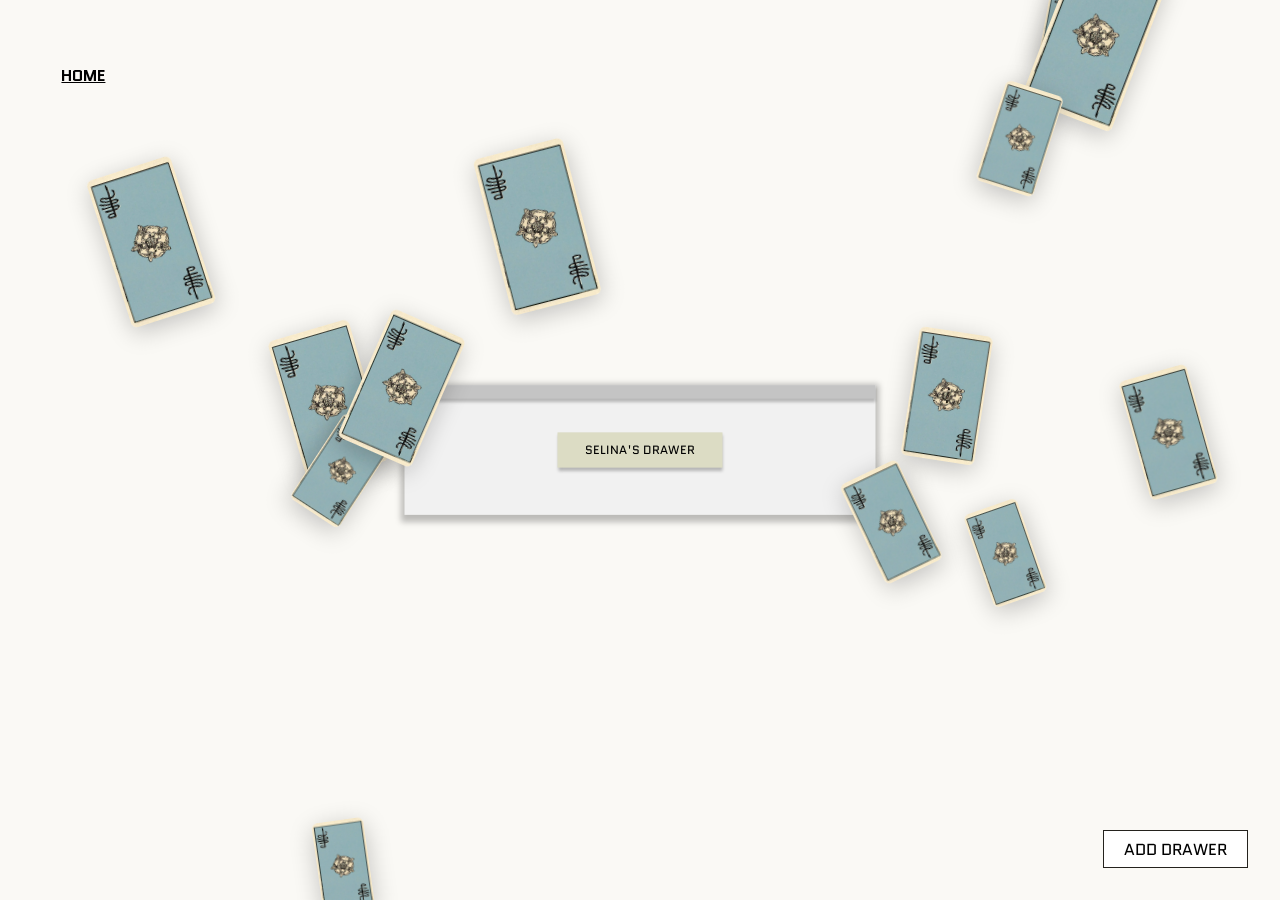
<file: index.html>
<!DOCTYPE html>
<html lang="en">
<head>
	<meta charset="utf-8">
	<meta content="initial-scale=1.0,width=device-width" name="viewport">

	<title>Selina's Drawer</title>

	<link href="css/reset.css" rel="stylesheet" type="text/css">
	<link href="css/styles.css" rel="stylesheet" type="text/css">

	<link rel="preconnect" href="https://fonts.googleapis.com">
	<link rel="preconnect" href="https://fonts.gstatic.com" crossorigin>
	<link href="https://fonts.googleapis.com/css2?family=Quantico:wght@400;700&display=swap" rel="stylesheet">

	<style>
		/* Home-page overrides: canvas layout needs fixed header */
		body { overflow: hidden; }
		body > header {
			position: fixed;
			top: 0; left: 0; right: 0;
			padding: 4rem 4.8vw 0;
			z-index: 200;
			pointer-events: none;
			background: transparent;
		}
		body > header * { pointer-events: auto; }
	</style>
	<link rel="icon" type="image/png" href="/favicon-96x96.png" sizes="96x96" />
	<link rel="icon" type="image/svg+xml" href="/favicon.svg" />
	<link rel="shortcut icon" href="/favicon.ico" />
	<link rel="apple-touch-icon" sizes="180x180" href="/apple-touch-icon.png" />
	<link rel="manifest" href="/site.webmanifest" />
</head>

<body>

	<header>
		<nav class="site-nav">
			<ul class="site-nav__links">
				<li class="nav-current">HOME</li>
			</ul>
		</nav>
	</header>

	<!-- Infinite canvas -->
	<div id="home-wrap">
		<div id="home-canvas"></div>
	</div>

	<!-- Floating tarot cards (pointer-events:none, above canvas) -->
	<div id="float-cards"></div>

	<!-- ADD DRAWER button (bottom-right) -->
	<button id="add-drawer-btn">ADD DRAWER</button>

	<!-- Drawer delete confirmation -->
	<div id="drawer-delete-overlay">
		<div id="drawer-delete-modal">
			<button class="drawer-confirm-btn" id="drawer-cancel-btn">CANCEL</button>
			<button class="drawer-confirm-btn" id="drawer-delete-btn">DELETE</button>
		</div>
	</div>

	<!-- Drawer creation modal -->
	<div id="drawer-modal-overlay">
		<div id="drawer-modal">
			<button id="modal-close" aria-label="Close">
				<svg viewBox="0 0 14 14" fill="none" xmlns="http://www.w3.org/2000/svg">
					<line x1="1" y1="1" x2="13" y2="13" stroke="#000" stroke-width="1.5" stroke-linecap="round"/>
					<line x1="13" y1="1" x2="1" y2="13" stroke="#000" stroke-width="1.5" stroke-linecap="round"/>
				</svg>
			</button>

			<input id="drawer-name-input" type="text" placeholder="Your drawer name">

			<p class="modal-section-label">Select your drawer</p>

			<div id="drawer-options">
				<div class="drawer-option" data-style="light">
					<div class="drawer-opt-preview style-light">
						<span class="drawer-opt-label">MY DRAWER</span>
					</div>
				</div>
				<div class="drawer-option" data-style="metal">
					<div class="drawer-opt-preview style-metal">
						<span class="drawer-opt-label">MY DRAWER</span>
					</div>
				</div>
				<div class="drawer-option" data-style="wood">
					<div class="drawer-opt-preview style-wood">
						<span class="drawer-opt-label">MY DRAWER</span>
					</div>
				</div>
			</div>

			<button id="drawer-create-btn">Create</button>
		</div>
	</div>

	<script>
	(function () {
		/* ── Constants ─────────────────────────────────────────── */
		var DRAWER_W  = 39.25;   // rem
		var DRAWER_H  = 10.8125; // rem
		var COL_GAP   = 6;       // rem between columns
		var ROW_GAP   = 5;       // rem between rows
		var MIN_SCALE = 0.42;    // most zoomed out  (~10 drawers visible)
		var MAX_SCALE = 0.95;    // most zoomed in   (~4 drawers visible)
		var CLICK_TH  = 6;       // px threshold: click vs drag

		// Stagger offsets (rem) per drawer index — keeps layout lively but non-overlapping
		// Max |x| = 2rem (gap 6rem → 4rem buffer), max |y| = 2rem (gap 5rem → 3rem buffer)
		var STAGGER = [
			[  0,     0    ],  // 0 — Selina's: no offset
			[  1.5,  -1.5  ],  // 1
			[ -1,     1    ],  // 2
			[  2,    -0.5  ],  // 3
			[ -1.5,   1.5  ],  // 4
			[  0.5,  -2    ],  // 5
			[ -2,     0.75 ],  // 6
			[  1,     2    ],  // 7
			[ -0.5,  -1    ],  // 8
			[  2,     1    ],  // 9
		];

		var homeWrap   = document.getElementById('home-wrap');
		var homeCanvas = document.getElementById('home-canvas');

		var tx = 0, ty = 0, scale = 0.75;
		var isPanning = false, dragMoved = false;
		var panStartX = 0, panStartY = 0, panTx = 0, panTy = 0;

		function applyTransform() {
			homeCanvas.style.transform =
				'translate(' + tx + 'px,' + ty + 'px) scale(' + scale + ')';
		}

		/* ── Build a drawer element ─────────────────────────────── */
		function makeDrawer(name, style, href, index) {
			var col = index % 2;
			var row = Math.floor(index / 2);
			var sg  = STAGGER[index % STAGGER.length];

			var el = document.createElement('div');
			el.className = 'canvas-drawer style-' + style;
			el.style.left = (col * (DRAWER_W + COL_GAP) + sg[0]) + 'rem';
			el.style.top  = (row * (DRAWER_H + ROW_GAP) + sg[1]) + 'rem';
			if (href) el.dataset.href = href;

			var lbl = document.createElement('span');
			lbl.className   = 'canvas-drawer-label';
			lbl.textContent = name.toUpperCase();
			el.appendChild(lbl);

			return el;
		}

		/* ── Render all drawers ─────────────────────────────────── */
		var userDrawers = [];
		try { userDrawers = JSON.parse(localStorage.getItem('user_drawers') || '[]'); } catch (e) {}
		// Migrate old style name "dark" → "metal"
		userDrawers.forEach(function (d) { if (d.style === 'dark') d.style = 'metal'; });
		localStorage.setItem('user_drawers', JSON.stringify(userDrawers));

		function renderAll() {
			homeCanvas.innerHTML = '';
			homeCanvas.appendChild(makeDrawer("SELINA'S DRAWER", 'light', 'folder.html', 0));
			userDrawers.forEach(function (d, i) {
				homeCanvas.appendChild(makeDrawer(d.name || 'MY DRAWER', d.style, 'drawer-folder.html?id=' + d.id, i + 1));
			});
		}

		/* ── Center grid in viewport ────────────────────────────── */
		function centerGrid() {
			var rem   = parseFloat(getComputedStyle(document.documentElement).fontSize);
			var total = 1 + userDrawers.length;
			var cols  = Math.min(total, 2);
			var rows  = Math.ceil(total / 2);
			var gw    = (cols * DRAWER_W + (cols - 1) * COL_GAP) * rem;
			var gh    = (rows * DRAWER_H + (rows - 1) * ROW_GAP) * rem;
			tx = (window.innerWidth  - gw * scale) / 2;
			ty = (window.innerHeight - gh * scale) / 2;
			applyTransform();
		}

		/* ── Pan to a specific drawer (by index) ────────────────── */
		function panToDrawer(index) {
			var rem = parseFloat(getComputedStyle(document.documentElement).fontSize);
			var col = index % 2;
			var row = Math.floor(index / 2);
			var cx  = (col * (DRAWER_W + COL_GAP) + DRAWER_W / 2) * rem;
			var cy  = (row * (DRAWER_H + ROW_GAP) + DRAWER_H / 2) * rem;
			tx = window.innerWidth  / 2 - cx * scale;
			ty = window.innerHeight / 2 - cy * scale;
			applyTransform();
		}

		renderAll();
		centerGrid();
		window.addEventListener('resize', centerGrid);

		/* ── Mouse pan ──────────────────────────────────────────── */
		homeWrap.addEventListener('mousedown', function (e) {
			isPanning = true;
			dragMoved = false;
			panStartX = e.clientX;
			panStartY = e.clientY;
			panTx = tx; panTy = ty;
			homeWrap.classList.add('panning');
		});

		document.addEventListener('mousemove', function (e) {
			if (!isPanning) return;
			var dx = e.clientX - panStartX;
			var dy = e.clientY - panStartY;
			if (Math.sqrt(dx * dx + dy * dy) > CLICK_TH) dragMoved = true;
			tx = panTx + dx;
			ty = panTy + dy;
			applyTransform();
		});

		document.addEventListener('mouseup', function () {
			isPanning = false;
			homeWrap.classList.remove('panning');
		});

		/* ── Click → navigate drawer ────────────────────────────── */
		homeCanvas.addEventListener('click', function (e) {
			if (dragMoved) return;
			var el = e.target.closest('.canvas-drawer');
			if (el && el.dataset.href) window.location.href = el.dataset.href;
		});

		/* ── Wheel zoom ─────────────────────────────────────────── */
		homeWrap.addEventListener('wheel', function (e) {
			e.preventDefault();
			var factor   = e.deltaY < 0 ? 1.1 : 0.9;
			var newScale = Math.min(MAX_SCALE, Math.max(MIN_SCALE, scale * factor));
			tx = e.clientX - (e.clientX - tx) * (newScale / scale);
			ty = e.clientY - (e.clientY - ty) * (newScale / scale);
			scale = newScale;
			applyTransform();
		}, { passive: false });

		/* ── Touch pan + pinch zoom ─────────────────────────────── */
		var t0x = 0, t0y = 0, tPanTx = 0, tPanTy = 0;
		var tDist0 = 0, tScale0 = 1, tMx = 0, tMy = 0, tMTx = 0, tMTy = 0;
		var touchMoved = false;

		homeWrap.addEventListener('touchstart', function (e) {
			touchMoved = false;
			if (e.touches.length === 1) {
				t0x = e.touches[0].clientX;
				t0y = e.touches[0].clientY;
				tPanTx = tx; tPanTy = ty;
			} else if (e.touches.length === 2) {
				var dx = e.touches[1].clientX - e.touches[0].clientX;
				var dy = e.touches[1].clientY - e.touches[0].clientY;
				tDist0  = Math.sqrt(dx * dx + dy * dy);
				tScale0 = scale;
				tMx = (e.touches[0].clientX + e.touches[1].clientX) / 2;
				tMy = (e.touches[0].clientY + e.touches[1].clientY) / 2;
				tMTx = tx; tMTy = ty;
			}
		}, { passive: true });

		homeWrap.addEventListener('touchmove', function (e) {
			e.preventDefault();
			touchMoved = true;
			if (e.touches.length === 1) {
				tx = tPanTx + (e.touches[0].clientX - t0x);
				ty = tPanTy + (e.touches[0].clientY - t0y);
			} else if (e.touches.length === 2) {
				var dx = e.touches[1].clientX - e.touches[0].clientX;
				var dy = e.touches[1].clientY - e.touches[0].clientY;
				var ns = Math.min(MAX_SCALE, Math.max(MIN_SCALE, tScale0 * Math.sqrt(dx*dx+dy*dy) / tDist0));
				tx = tMx - (tMx - tMTx) * (ns / tScale0);
				ty = tMy - (tMy - tMTy) * (ns / tScale0);
				scale = ns;
			}
			applyTransform();
		}, { passive: false });

		homeWrap.addEventListener('touchend', function (e) {
			if (!touchMoved && e.changedTouches.length) {
				var pt = e.changedTouches[0];
				var hit = document.elementFromPoint(pt.clientX, pt.clientY);
				var el  = hit && hit.closest('.canvas-drawer');
				if (el && el.dataset.href) window.location.href = el.dataset.href;
			}
		});

		/* ── Right-click → delete drawer ───────────────────────── */
		var deleteOverlay  = document.getElementById('drawer-delete-overlay');
		var deleteCancelBtn = document.getElementById('drawer-cancel-btn');
		var deleteConfirmBtn = document.getElementById('drawer-delete-btn');
		var pendingDeleteId = null;

		homeWrap.addEventListener('contextmenu', function (e) {
			e.preventDefault();
			var el = e.target.closest('.canvas-drawer');
			if (!el) return;
			var href = el.dataset.href || '';
			// Only user drawers have drawer-folder URLs
			var m = href.match(/[?&]id=([^&]+)/);
			if (!m) return;
			pendingDeleteId = m[1];
			deleteOverlay.style.display = 'flex';
		});

		deleteCancelBtn.addEventListener('click', function () {
			deleteOverlay.style.display = 'none';
			pendingDeleteId = null;
		});

		deleteConfirmBtn.addEventListener('click', function () {
			if (!pendingDeleteId) return;
			userDrawers = userDrawers.filter(function (d) { return d.id !== pendingDeleteId; });
			localStorage.setItem('user_drawers', JSON.stringify(userDrawers));
			deleteOverlay.style.display = 'none';
			pendingDeleteId = null;
			renderAll();
			centerGrid();
		});

		/* ── Modal ──────────────────────────────────────────────── */
		var overlay  = document.getElementById('drawer-modal-overlay');
		var addBtn   = document.getElementById('add-drawer-btn');
		var closeBtn = document.getElementById('modal-close');
		var nameIn   = document.getElementById('drawer-name-input');
		var opts     = document.querySelectorAll('.drawer-option');
		var createBtn = document.getElementById('drawer-create-btn');
		var selStyle = null;

		addBtn.addEventListener('click', function () {
			nameIn.value = '';
			opts.forEach(function (o) { o.classList.remove('selected'); });
			selStyle = null;
			overlay.style.display = 'flex';
		});

		closeBtn.addEventListener('click', function () {
			overlay.style.display = 'none';
		});

		overlay.addEventListener('click', function (e) {
			if (e.target === overlay) overlay.style.display = 'none';
		});

		opts.forEach(function (opt) {
			opt.addEventListener('click', function () {
				opts.forEach(function (o) { o.classList.remove('selected'); });
				opt.classList.add('selected');
				selStyle = opt.dataset.style;
			});
		});

		createBtn.addEventListener('click', function () {
			var style = selStyle || 'light';

			var name = nameIn.value.trim() || 'MY DRAWER';

			var newIdx = 1 + userDrawers.length;

			userDrawers.push({ id: Date.now().toString(), name: name, style: style });
			localStorage.setItem('user_drawers', JSON.stringify(userDrawers));

			overlay.style.display = 'none';
			renderAll();
			panToDrawer(newIdx);
		});
	})();

	/* ── Floating tarot cards ─────────────────────────────────── */
	(function () {
		var container = document.getElementById('float-cards');
		var IMG       = 'images/tarot%20card/tarot%20back.png';

		// Physics constants
		var REPEL_R = 170;   // px — repulsion radius around cursor
		var REPEL_F = 2.5;   // base repulsion force
		var DRIFT   = 0.03;  // gentle sinusoidal drift strength
		var DAMP    = 0.94;  // velocity damping per frame (lower = more friction)
		var ANG_DAMP = 0.97; // angular velocity damping

		// Mouse tracking
		var mouseX = window.innerWidth  / 2;
		var mouseY = window.innerHeight / 2;
		var mDX = 0, mDY = 0;

		document.addEventListener('mousemove', function (e) {
			mDX    = e.clientX - mouseX;
			mDY    = e.clientY - mouseY;
			mouseX = e.clientX;
			mouseY = e.clientY;
		});

		// Card widths (px) — varied sizes; height = width × 1.75
		var WIDTHS = [52, 68, 84, 58, 92, 74, 48, 80, 63, 96, 70, 56, 88, 60];

		var cards = WIDTHS.map(function (w) {
			// Spread initial positions around the viewport (not at center)
			var angle  = Math.random() * Math.PI * 2;
			var spread = 180 + Math.random() * Math.max(window.innerWidth, window.innerHeight) * 0.38;
			return {
				x:      window.innerWidth  / 2 + Math.cos(angle) * spread,
				y:      window.innerHeight / 2 + Math.sin(angle) * spread,
				vx:     (Math.random() - 0.5) * 1.8,
				vy:     (Math.random() - 0.5) * 1.8,
				rot:    (Math.random() - 0.5) * 70,
				angVel: (Math.random() - 0.5) * 0.35,
				phase:  Math.random() * Math.PI * 2,
				w: w, h: Math.round(w * 1.75),
				el: null
			};
		});

		cards.forEach(function (c) {
			var el  = document.createElement('div');
			el.className = 'float-card';
			el.style.width  = c.w + 'px';
			el.style.height = c.h + 'px';
			var img = document.createElement('img');
			img.src = IMG;
			img.alt = '';
			img.draggable = false;
			el.appendChild(img);
			container.appendChild(el);
			c.el = el;
		});

		function tick() {
			var mSpeed = Math.sqrt(mDX * mDX + mDY * mDY);
			var vw = window.innerWidth, vh = window.innerHeight;
			var cx = vw / 2,           cy = vh / 2;

			cards.forEach(function (c) {
				// Sinusoidal ambient drift
				c.phase += 0.007;
				c.vx += Math.sin(c.phase)        * DRIFT;
				c.vy += Math.cos(c.phase * 0.73) * DRIFT;

				// Mouse repulsion — stronger when mouse moves fast
				var dx   = c.x - mouseX;
				var dy   = c.y - mouseY;
				var dist = Math.sqrt(dx * dx + dy * dy) || 1;
				if (dist < REPEL_R) {
					var f = REPEL_F * (1 - dist / REPEL_R) * (1 + mSpeed * 0.08);
					c.vx += (dx / dist) * f;
					c.vy += (dy / dist) * f;
					c.angVel += (dx / dist) * f * 0.06;
				}

				// Damping
				c.vx     *= DAMP;
				c.vy     *= DAMP;
				c.angVel *= ANG_DAMP;

				c.rot += c.angVel;
				c.x   += c.vx;
				c.y   += c.vy;

				// Very gentle pull back when far off-screen (cards drift back slowly)
				if (c.x < -400 || c.x > vw + 400 || c.y < -400 || c.y > vh + 400) {
					c.vx += (cx - c.x) * 0.00045;
					c.vy += (cy - c.y) * 0.00045;
				}

				c.el.style.transform =
					'translate(' + (c.x - c.w / 2).toFixed(1) + 'px,' +
					               (c.y - c.h / 2).toFixed(1) + 'px) ' +
					'rotate(' + c.rot.toFixed(2) + 'deg)';
			});

			// Decay mouse delta between frames
			mDX *= 0.75;
			mDY *= 0.75;

			requestAnimationFrame(tick);
		}

		requestAnimationFrame(tick);
	})();
	</script>

</body>
</html>
</file>
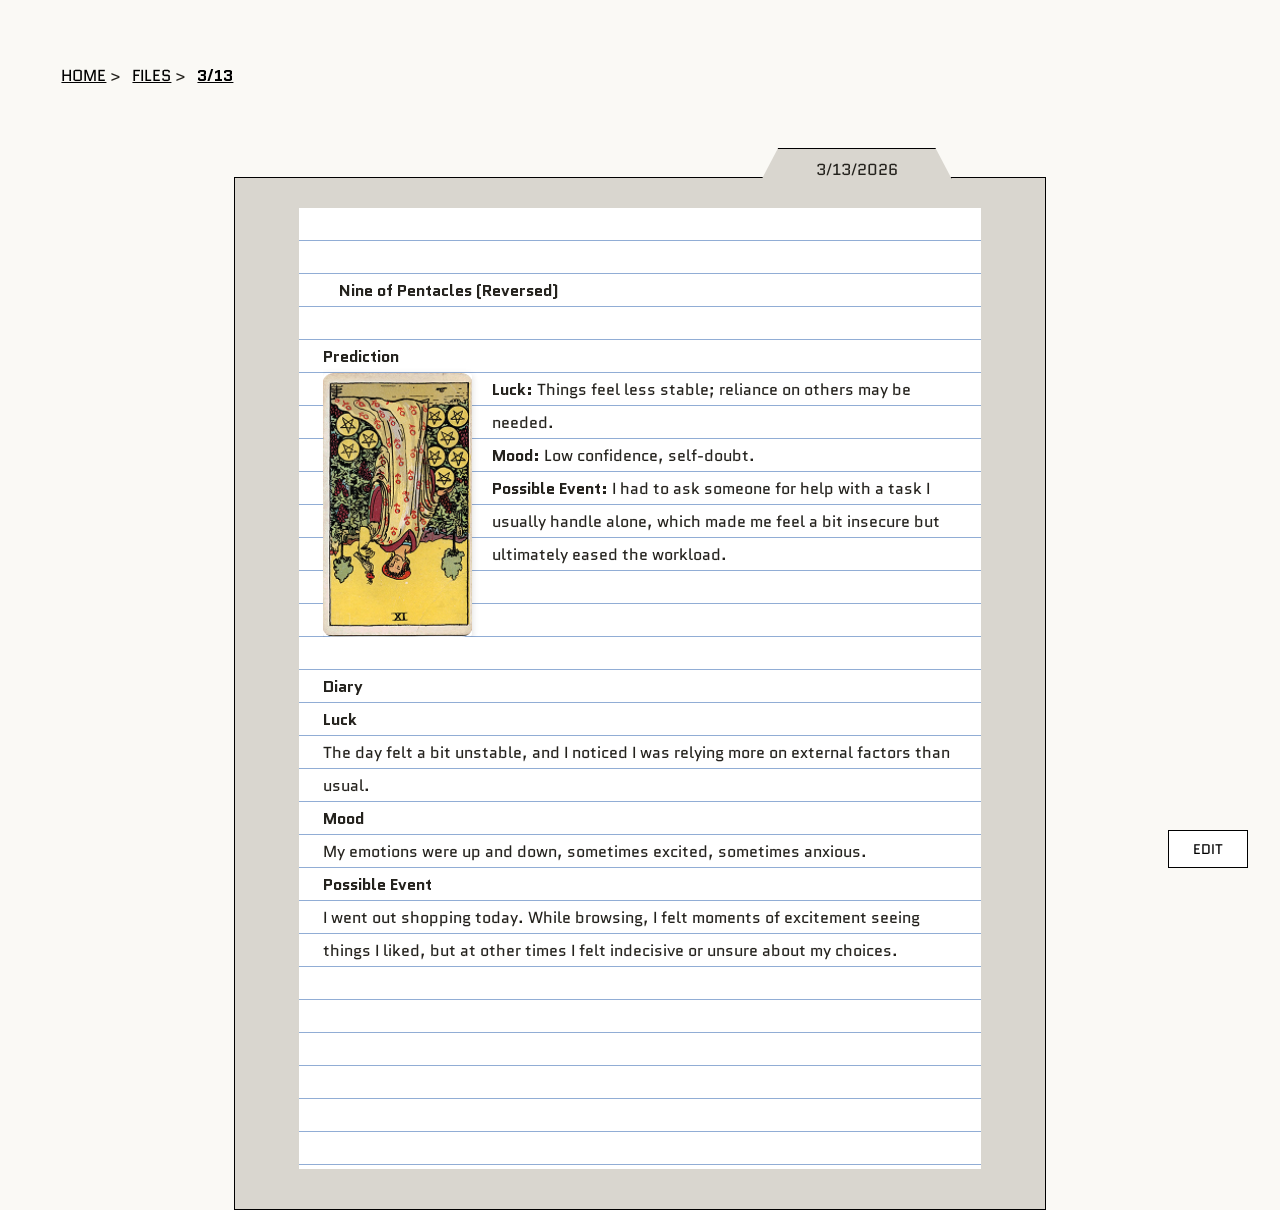
<file: 313.html>
<!DOCTYPE html>
<html lang="en">
<head>
	<meta charset="utf-8">
	<meta content="initial-scale=1.0,width=device-width" name="viewport">

	<title>Your title here</title>

	<link href="css/reset.css" rel="stylesheet" type="text/css">
	<link href="css/styles.css" rel="stylesheet" type="text/css">

	<link rel="preconnect" href="https://fonts.googleapis.com">
	<link rel="preconnect" href="https://fonts.gstatic.com" crossorigin>
	<link href="https://fonts.googleapis.com/css2?family=Arvo:ital,wght@0,400;0,700;1,400;1,700&family=Bigshot+One&family=Bitcount+Single:wght@100..900&family=Changa+One:ital@0;1&family=Gravitas+One&family=PT+Sans:ital,wght@0,400;0,700;1,400;1,700&family=Space+Grotesk:wght@300..700&display=swap" rel="stylesheet">

	<script src="scripts.js"></script>
	<link rel="icon" type="image/png" href="/favicon-96x96.png" sizes="96x96" />
	<link rel="icon" type="image/svg+xml" href="/favicon.svg" />
	<link rel="shortcut icon" href="/favicon.ico" />
	<link rel="apple-touch-icon" sizes="180x180" href="/apple-touch-icon.png" />
	<link rel="manifest" href="/site.webmanifest" />
</head>

	<body>

    <header>
		<nav class="site-nav">
			<ul class="site-nav__links">
				<li><a href="index.html">HOME</a> ></li>
                <li><a href="folder.html">FILES</a> ></li>
                <li class="nav-current">3/13</li>
			</ul>
		</nav>
    </header>

	<div class="file_313">
		<h1 class="file_date">3/13/2026</h1>
			<div class="file_313_text">
				<p class="name_of_tarot">Nine of Pentacles (Reversed)</p>
			</div>

			<div class="tarto_section">
				<h2 class="prediction">Prediction</h2>
				<img src="images/313.png" alt="Nine of Pentacles (Reversed)">
				<p class="tarot_reading_luck"><strong>Luck:</strong> Things feel less stable; reliance on others may be needed.</p>
				<p class="tarot_reading_mood"><strong>Mood:</strong> Low confidence, self-doubt.</p>
				<p class="tarot_reading_event"><strong>Possible Event:</strong> I had to ask someone for help with a task I usually handle alone, which made me feel a bit insecure but ultimately eased the workload.</p>
			</div>

			<div class="prediction_title">
				<h2 class="prediction">Diary</h2>
			</div>

			<div class="diary">
				<p class="diary_luck"><strong>Luck</strong></p>
				<div class="diary-field" id="diary-luck" data-placeholder="WRITE YOUR DIARY" data-key="luck"></div>
				<p class="diary_mood"><strong>Mood</strong></p>
				<div class="diary-field" id="diary-mood" data-placeholder="WRITE YOUR DIARY" data-key="mood"></div>
				<p class="diary_event"><strong>Possible Event</strong></p>
				<div class="diary-field" id="diary-event" data-placeholder="WRITE YOUR DIARY" data-key="event"></div>
			</div>
	</div>

	<button id="entry-edit-btn">EDIT</button>

	<script>
	(function () {
		var KEY = 'diary_313';
		var DEFAULTS = {
			luck:  'The day felt a bit unstable, and I noticed I was relying more on external factors than usual.',
			mood:  'My emotions were up and down, sometimes excited, sometimes anxious.',
			event: 'I went out shopping today. While browsing, I felt moments of excitement seeing things I liked, but at other times I felt indecisive or unsure about my choices.'
		};
		var saved = {};
		try { saved = JSON.parse(localStorage.getItem(KEY) || '{}'); } catch (e) {}
		var fields = {
			luck:  document.getElementById('diary-luck'),
			mood:  document.getElementById('diary-mood'),
			event: document.getElementById('diary-event')
		};
		['luck', 'mood', 'event'].forEach(function (k) {
			var text = (saved[k] !== undefined) ? saved[k] : DEFAULTS[k];
			if (text) fields[k].textContent = text;
		});
		var editBtn = document.getElementById('entry-edit-btn');
		var editing = false;
		editBtn.addEventListener('click', function () {
			editing = !editing;
			['luck', 'mood', 'event'].forEach(function (k) {
				if (editing) {
					fields[k].setAttribute('contenteditable', 'true');
				} else {
					fields[k].removeAttribute('contenteditable');
					var text = fields[k].innerText.trim();
					saved[k] = text;
					if (!text) fields[k].innerHTML = '';
				}
			});
			if (!editing) {
				localStorage.setItem(KEY, JSON.stringify(saved));
			} else {
				fields.luck.focus();
			}
			editBtn.textContent = editing ? 'SAVE' : 'EDIT';
		});
	})();
	</script>

</body>
</html>
</file>
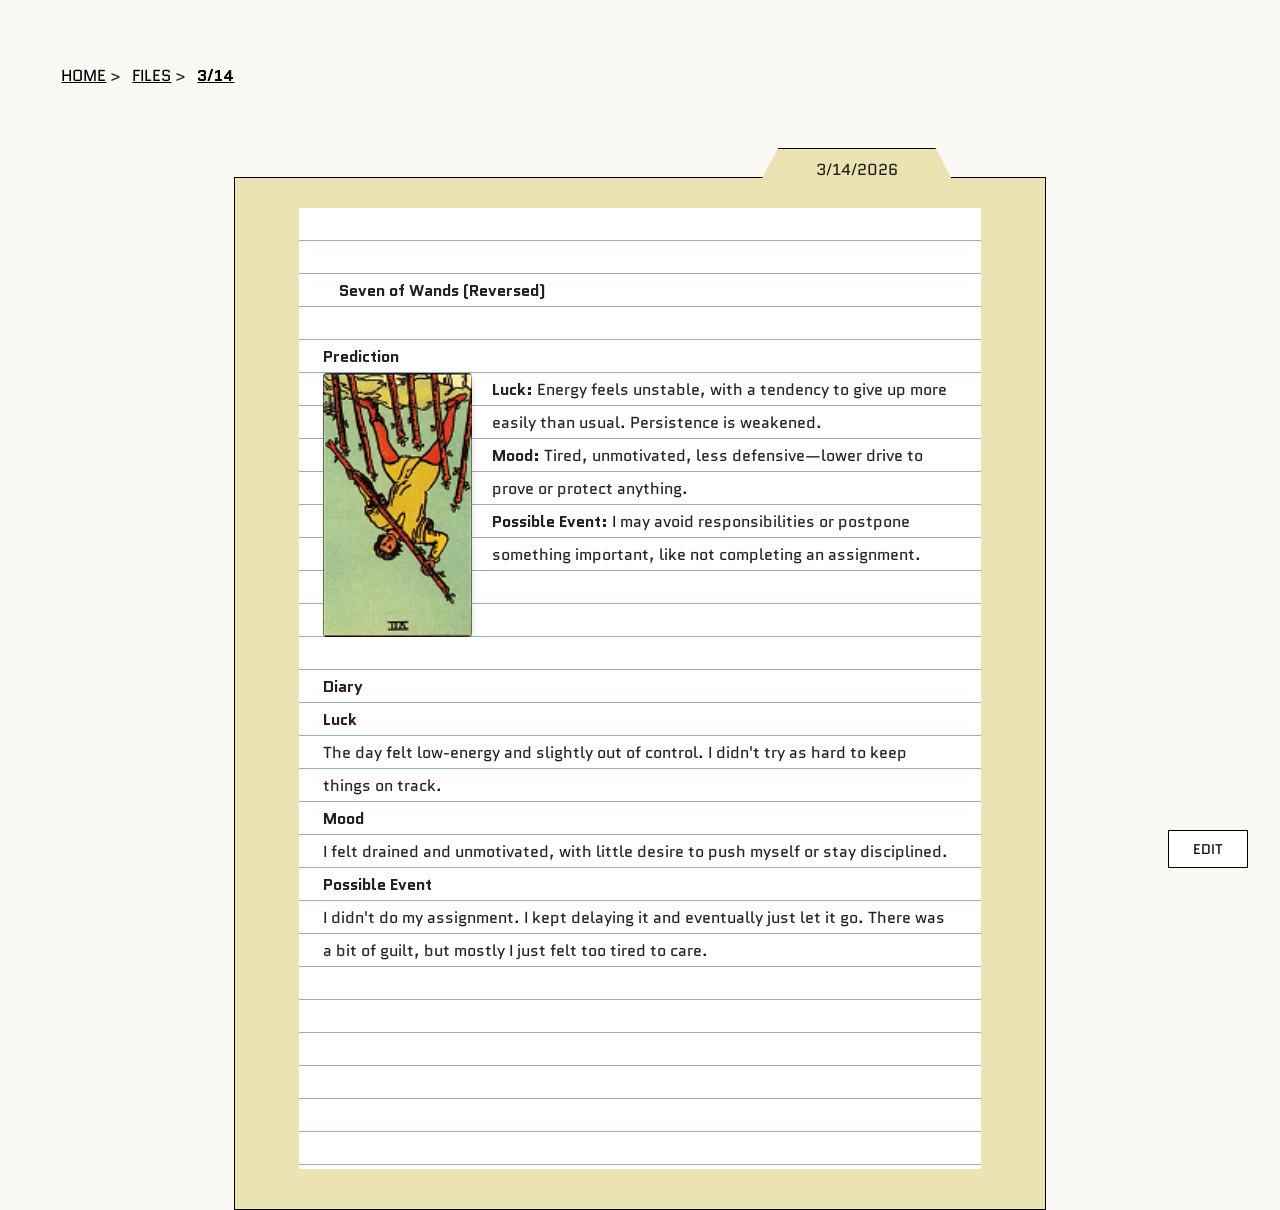
<file: 314.html>
<!DOCTYPE html>
<html lang="en">
<head>
	<meta charset="utf-8">
	<meta content="initial-scale=1.0,width=device-width" name="viewport">

	<title>Your title here</title>

	<link href="css/reset.css" rel="stylesheet" type="text/css">
	<link href="css/styles.css" rel="stylesheet" type="text/css">

	<link rel="preconnect" href="https://fonts.googleapis.com">
	<link rel="preconnect" href="https://fonts.gstatic.com" crossorigin>
	<link href="https://fonts.googleapis.com/css2?family=Arvo:ital,wght@0,400;0,700;1,400;1,700&family=Bigshot+One&family=Bitcount+Single:wght@100..900&family=Changa+One:ital@0;1&family=Gravitas+One&family=PT+Sans:ital,wght@0,400;0,700;1,400;1,700&family=Space+Grotesk:wght@300..700&display=swap" rel="stylesheet">

	<script src="scripts.js"></script>
	<link rel="icon" type="image/png" href="/favicon-96x96.png" sizes="96x96" />
	<link rel="icon" type="image/svg+xml" href="/favicon.svg" />
	<link rel="shortcut icon" href="/favicon.ico" />
	<link rel="apple-touch-icon" sizes="180x180" href="/apple-touch-icon.png" />
	<link rel="manifest" href="/site.webmanifest" />
</head>

	<body>

    <header>
		<nav class="site-nav">
			<ul class="site-nav__links">
				<li><a href="index.html">HOME</a> ></li>
                <li><a href="folder.html">FILES</a> ></li>
                <li class="nav-current">3/14</li>
			</ul>
		</nav>
    </header>

	<div class="file_314">
		<h1 class="file_date">3/14/2026</h1>
			<div class="file_314_text">
				<p class="name_of_tarot">Seven of Wands (Reversed)</p>
			</div>

			<div class="tarto_section">
				<h2 class="prediction">Prediction</h2>
				<img src="images/314.png" alt="Seven of Wands (Reversed)">
				<p class="tarot_reading_luck"><strong>Luck:</strong> Energy feels unstable, with a tendency to give up more easily than usual. Persistence is weakened.</p>
				<p class="tarot_reading_mood"><strong>Mood:</strong> Tired, unmotivated, less defensive—lower drive to prove or protect anything.</p>
				<p class="tarot_reading_event"><strong>Possible Event:</strong> I may avoid responsibilities or postpone something important, like not completing an assignment.</p>
			</div>

			<div class="prediction_title">
				<h2 class="prediction">Diary</h2>
			</div>

			<div class="diary">
				<p class="diary_luck"><strong>Luck</strong></p>
				<div class="diary-field" id="diary-luck" data-placeholder="WRITE YOUR DIARY" data-key="luck"></div>
				<p class="diary_mood"><strong>Mood</strong></p>
				<div class="diary-field" id="diary-mood" data-placeholder="WRITE YOUR DIARY" data-key="mood"></div>
				<p class="diary_event"><strong>Possible Event</strong></p>
				<div class="diary-field" id="diary-event" data-placeholder="WRITE YOUR DIARY" data-key="event"></div>
			</div>
	</div>

	<button id="entry-edit-btn">EDIT</button>

	<script>
	(function () {
		var KEY = 'diary_314';
		var DEFAULTS = {
			luck:  "The day felt low-energy and slightly out of control. I didn't try as hard to keep things on track.",
			mood:  "I felt drained and unmotivated, with little desire to push myself or stay disciplined.",
			event: "I didn't do my assignment. I kept delaying it and eventually just let it go. There was a bit of guilt, but mostly I just felt too tired to care."
		};
		var saved = {};
		try { saved = JSON.parse(localStorage.getItem(KEY) || '{}'); } catch (e) {}
		var fields = {
			luck:  document.getElementById('diary-luck'),
			mood:  document.getElementById('diary-mood'),
			event: document.getElementById('diary-event')
		};
		['luck', 'mood', 'event'].forEach(function (k) {
			var text = (saved[k] !== undefined) ? saved[k] : DEFAULTS[k];
			if (text) fields[k].textContent = text;
		});
		var editBtn = document.getElementById('entry-edit-btn');
		var editing = false;
		editBtn.addEventListener('click', function () {
			editing = !editing;
			['luck', 'mood', 'event'].forEach(function (k) {
				if (editing) {
					fields[k].setAttribute('contenteditable', 'true');
				} else {
					fields[k].removeAttribute('contenteditable');
					var text = fields[k].innerText.trim();
					saved[k] = text;
					if (!text) fields[k].innerHTML = '';
				}
			});
			if (!editing) {
				localStorage.setItem(KEY, JSON.stringify(saved));
			} else {
				fields.luck.focus();
			}
			editBtn.textContent = editing ? 'SAVE' : 'EDIT';
		});
	})();
	</script>

</body>
</file>
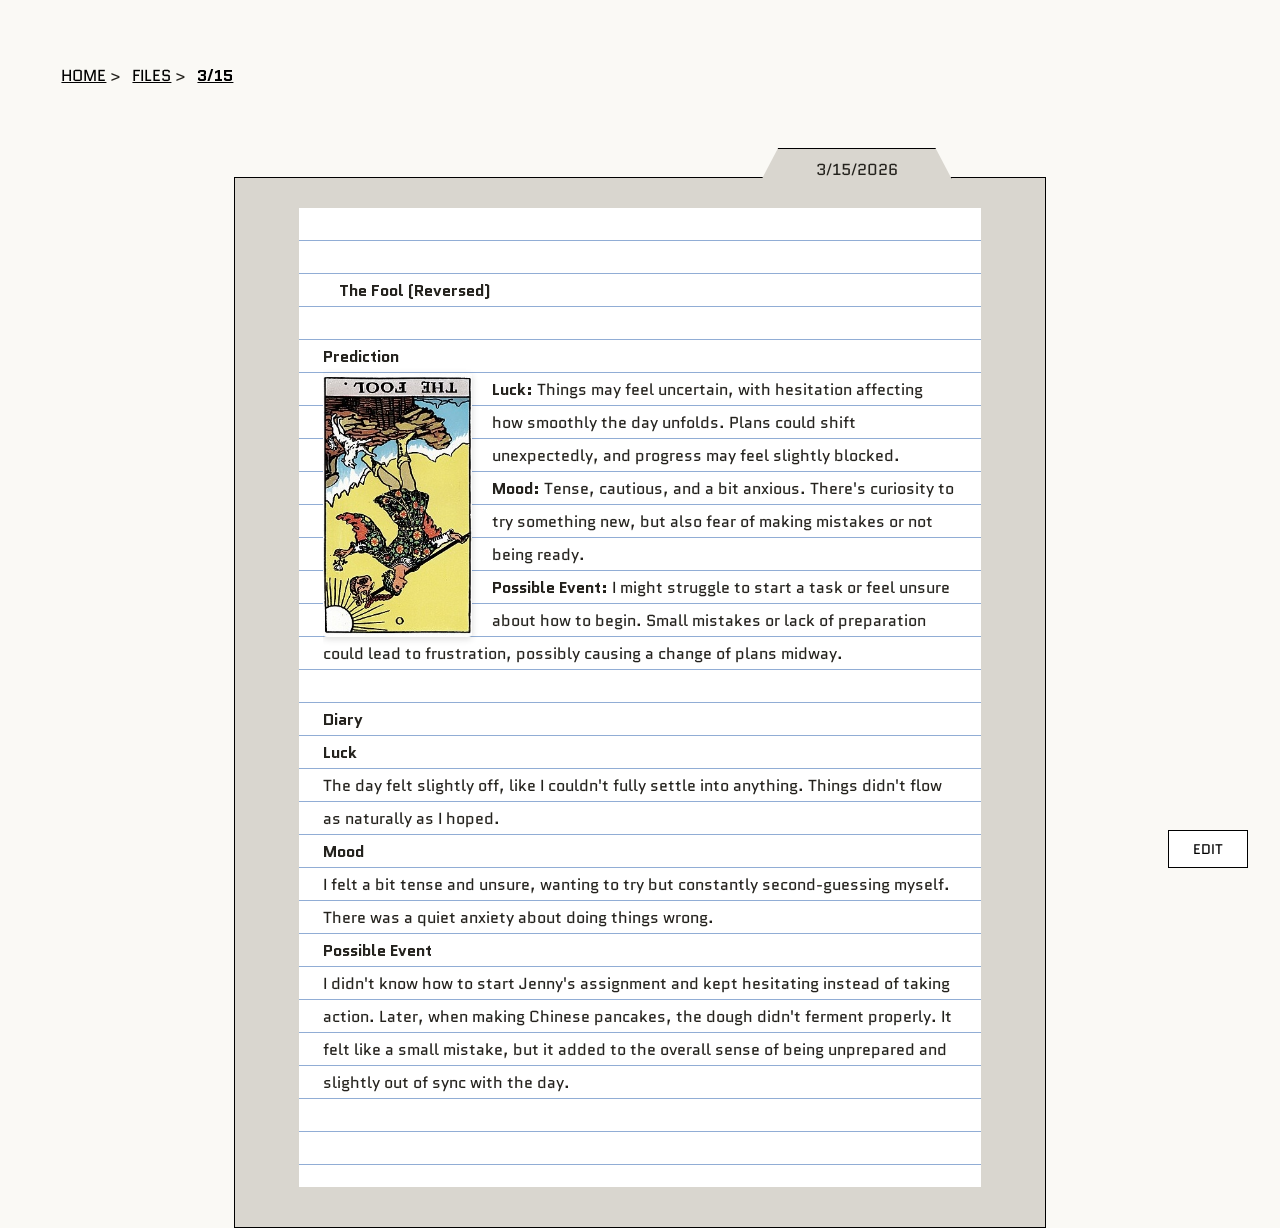
<file: 315.html>
<!DOCTYPE html>
<html lang="en">
<head>
	<meta charset="utf-8">
	<meta content="initial-scale=1.0,width=device-width" name="viewport">

	<title>Your title here</title>

	<link href="css/reset.css" rel="stylesheet" type="text/css">
	<link href="css/styles.css" rel="stylesheet" type="text/css">

	<link rel="preconnect" href="https://fonts.googleapis.com">
	<link rel="preconnect" href="https://fonts.gstatic.com" crossorigin>
	<link href="https://fonts.googleapis.com/css2?family=Quantico:wght@400;700&display=swap" rel="stylesheet">

	<script src="scripts.js"></script>
	<link rel="icon" type="image/png" href="/favicon-96x96.png" sizes="96x96" />
	<link rel="icon" type="image/svg+xml" href="/favicon.svg" />
	<link rel="shortcut icon" href="/favicon.ico" />
	<link rel="apple-touch-icon" sizes="180x180" href="/apple-touch-icon.png" />
	<link rel="manifest" href="/site.webmanifest" />
</head>

	<body>

    <header>
		<nav class="site-nav">
			<ul class="site-nav__links">
				<li><a href="index.html">HOME</a> ></li>
                <li><a href="folder.html">FILES</a> ></li>
                <li class="nav-current">3/15</li>
			</ul>
		</nav>
    </header>

	<div class="file_315">
		<h1 class="file_date">3/15/2026</h1>
			<div class="file_315_text">
				<p class="name_of_tarot">The Fool (Reversed)</p>
			</div>

			<div class="tarto_section">
				<h2 class="prediction">Prediction</h2>
				<img src="images/315.png" alt="The Fool (Reversed)">
				<p class="tarot_reading_luck"><strong>Luck:</strong> Things may feel uncertain, with hesitation affecting how smoothly the day unfolds. Plans could shift unexpectedly, and progress may feel slightly blocked.</p>
				<p class="tarot_reading_mood"><strong>Mood:</strong> Tense, cautious, and a bit anxious. There's curiosity to try something new, but also fear of making mistakes or not being ready.</p>
				<p class="tarot_reading_event"><strong>Possible Event:</strong> I might struggle to start a task or feel unsure about how to begin. Small mistakes or lack of preparation could lead to frustration, possibly causing a change of plans midway.</p>
			</div>

            <div class="prediction_title">
				<h2 class="prediction">Diary</h2>
			</div>

			<div class="diary">
				<p class="diary_luck"><strong>Luck</strong></p>
				<div class="diary-field" id="diary-luck" data-placeholder="WRITE YOUR DIARY" data-key="luck"></div>
				<p class="diary_mood"><strong>Mood</strong></p>
				<div class="diary-field" id="diary-mood" data-placeholder="WRITE YOUR DIARY" data-key="mood"></div>
				<p class="diary_event"><strong>Possible Event</strong></p>
				<div class="diary-field" id="diary-event" data-placeholder="WRITE YOUR DIARY" data-key="event"></div>
			</div>
	</div>

	<button id="entry-edit-btn">EDIT</button>

	<script>
	(function () {
		var KEY = 'diary_315';
		var DEFAULTS = {
			luck:  "The day felt slightly off, like I couldn't fully settle into anything. Things didn't flow as naturally as I hoped.",
			mood:  "I felt a bit tense and unsure, wanting to try but constantly second-guessing myself. There was a quiet anxiety about doing things wrong.",
			event: "I didn't know how to start Jenny's assignment and kept hesitating instead of taking action. Later, when making Chinese pancakes, the dough didn't ferment properly. It felt like a small mistake, but it added to the overall sense of being unprepared and slightly out of sync with the day."
		};
		var saved = {};
		try { saved = JSON.parse(localStorage.getItem(KEY) || '{}'); } catch (e) {}
		var fields = {
			luck:  document.getElementById('diary-luck'),
			mood:  document.getElementById('diary-mood'),
			event: document.getElementById('diary-event')
		};
		['luck', 'mood', 'event'].forEach(function (k) {
			var text = (saved[k] !== undefined) ? saved[k] : DEFAULTS[k];
			if (text) fields[k].textContent = text;
		});
		var editBtn = document.getElementById('entry-edit-btn');
		var editing = false;
		editBtn.addEventListener('click', function () {
			editing = !editing;
			['luck', 'mood', 'event'].forEach(function (k) {
				if (editing) {
					fields[k].setAttribute('contenteditable', 'true');
				} else {
					fields[k].removeAttribute('contenteditable');
					var text = fields[k].innerText.trim();
					saved[k] = text;
					if (!text) fields[k].innerHTML = '';
				}
			});
			if (!editing) {
				localStorage.setItem(KEY, JSON.stringify(saved));
			} else {
				fields.luck.focus();
			}
			editBtn.textContent = editing ? 'SAVE' : 'EDIT';
		});
	})();
	</script>

</body>
</html>
</file>
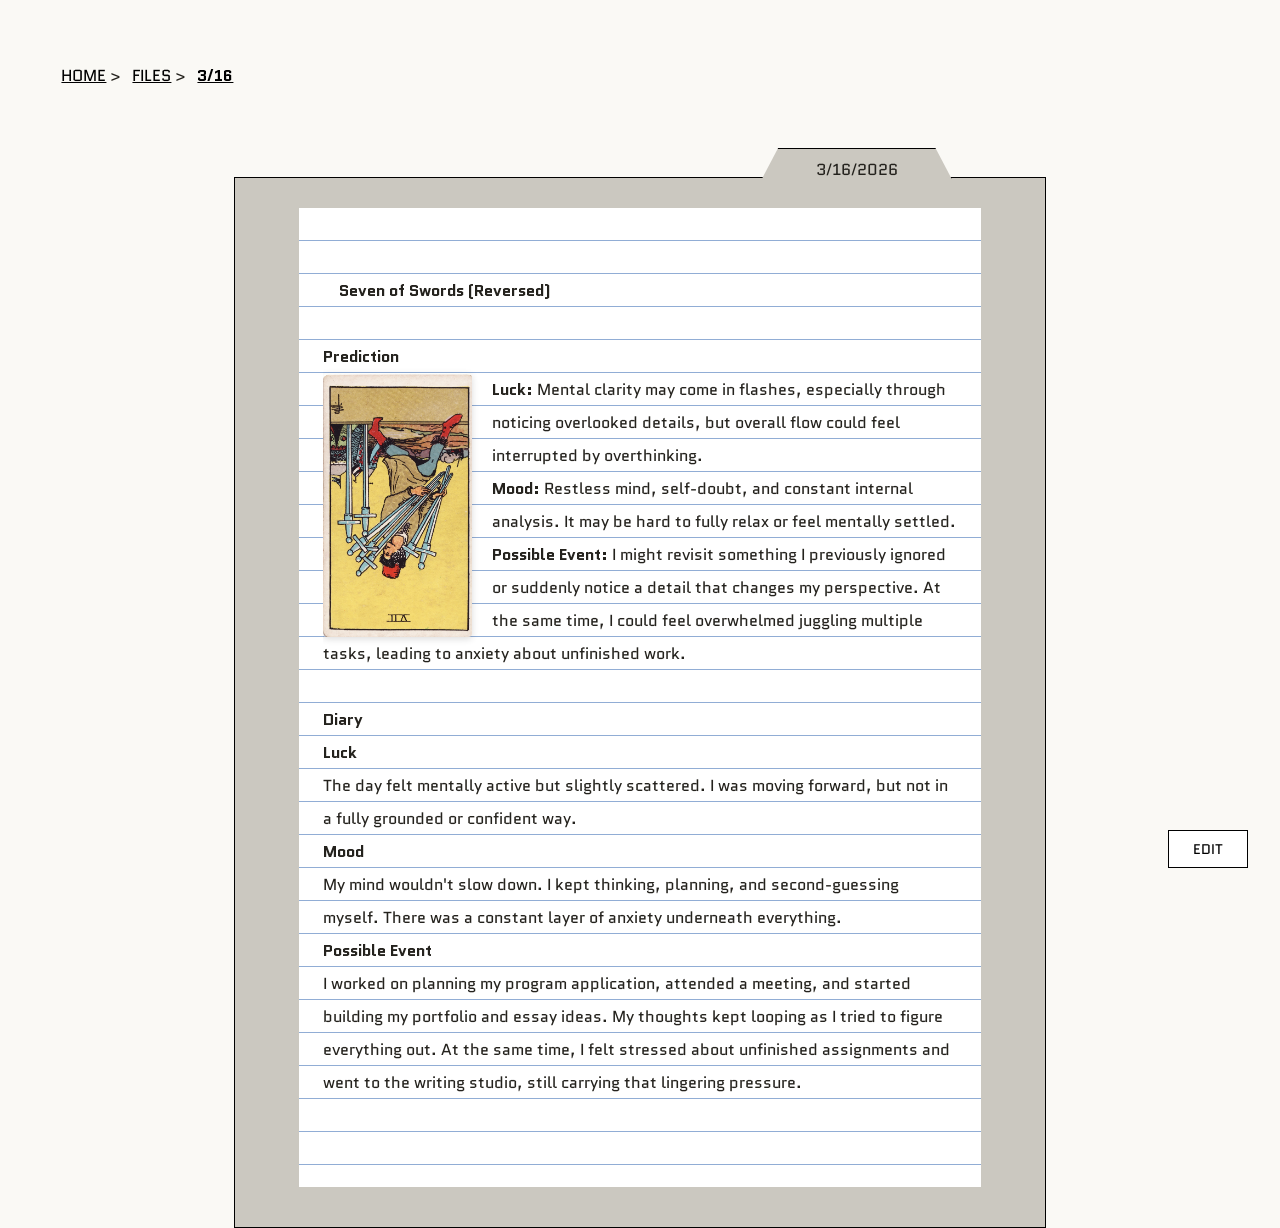
<file: 316.html>
<!DOCTYPE html>
<html lang="en">
<head>
	<meta charset="utf-8">
	<meta content="initial-scale=1.0,width=device-width" name="viewport">

	<title>Your title here</title>

	<link href="css/reset.css" rel="stylesheet" type="text/css">
	<link href="css/styles.css" rel="stylesheet" type="text/css">

	<link rel="preconnect" href="https://fonts.googleapis.com">
	<link rel="preconnect" href="https://fonts.gstatic.com" crossorigin>
	<link href="https://fonts.googleapis.com/css2?family=Quantico:wght@400;700&display=swap" rel="stylesheet">

	<script src="scripts.js"></script>
	<link rel="icon" type="image/png" href="/favicon-96x96.png" sizes="96x96" />
	<link rel="icon" type="image/svg+xml" href="/favicon.svg" />
	<link rel="shortcut icon" href="/favicon.ico" />
	<link rel="apple-touch-icon" sizes="180x180" href="/apple-touch-icon.png" />
	<link rel="manifest" href="/site.webmanifest" />
</head>

	<body>

    <header>
		<nav class="site-nav">
			<ul class="site-nav__links">
				<li><a href="index.html">HOME</a> ></li>
                <li><a href="folder.html">FILES</a> ></li>
                <li class="nav-current">3/16</li>
			</ul>
		</nav>
    </header>

	<div class="file_316">
		<h1 class="file_date">3/16/2026</h1>
			<div class="file_316_text">
				<p class="name_of_tarot">Seven of Swords (Reversed)</p>
			</div>

			<div class="tarto_section">
				<h2 class="prediction">Prediction</h2>
				<img src="images/316.jpeg" alt="Seven of Swords (Reversed)">
				<p class="tarot_reading_luck"><strong>Luck:</strong> Mental clarity may come in flashes, especially through noticing overlooked details, but overall flow could feel interrupted by overthinking.</p>
				<p class="tarot_reading_mood"><strong>Mood:</strong> Restless mind, self-doubt, and constant internal analysis. It may be hard to fully relax or feel mentally settled.</p>
				<p class="tarot_reading_event"><strong>Possible Event:</strong> I might revisit something I previously ignored or suddenly notice a detail that changes my perspective. At the same time, I could feel overwhelmed juggling multiple tasks, leading to anxiety about unfinished work.</p>
			</div>

            <div class="prediction_title">
				<h2 class="prediction">Diary</h2>
			</div>

			<div class="diary">
				<p class="diary_luck"><strong>Luck</strong></p>
				<div class="diary-field" id="diary-luck" data-placeholder="WRITE YOUR DIARY" data-key="luck"></div>
				<p class="diary_mood"><strong>Mood</strong></p>
				<div class="diary-field" id="diary-mood" data-placeholder="WRITE YOUR DIARY" data-key="mood"></div>
				<p class="diary_event"><strong>Possible Event</strong></p>
				<div class="diary-field" id="diary-event" data-placeholder="WRITE YOUR DIARY" data-key="event"></div>
			</div>
	</div>

	<button id="entry-edit-btn">EDIT</button>

	<script>
	(function () {
		var KEY = 'diary_316';
		var DEFAULTS = {
			luck:  "The day felt mentally active but slightly scattered. I was moving forward, but not in a fully grounded or confident way.",
			mood:  "My mind wouldn't slow down. I kept thinking, planning, and second-guessing myself. There was a constant layer of anxiety underneath everything.",
			event: "I worked on planning my program application, attended a meeting, and started building my portfolio and essay ideas. My thoughts kept looping as I tried to figure everything out. At the same time, I felt stressed about unfinished assignments and went to the writing studio, still carrying that lingering pressure."
		};
		var saved = {};
		try { saved = JSON.parse(localStorage.getItem(KEY) || '{}'); } catch (e) {}
		var fields = {
			luck:  document.getElementById('diary-luck'),
			mood:  document.getElementById('diary-mood'),
			event: document.getElementById('diary-event')
		};
		['luck', 'mood', 'event'].forEach(function (k) {
			var text = (saved[k] !== undefined) ? saved[k] : DEFAULTS[k];
			if (text) fields[k].textContent = text;
		});
		var editBtn = document.getElementById('entry-edit-btn');
		var editing = false;
		editBtn.addEventListener('click', function () {
			editing = !editing;
			['luck', 'mood', 'event'].forEach(function (k) {
				if (editing) {
					fields[k].setAttribute('contenteditable', 'true');
				} else {
					fields[k].removeAttribute('contenteditable');
					var text = fields[k].innerText.trim();
					saved[k] = text;
					if (!text) fields[k].innerHTML = '';
				}
			});
			if (!editing) {
				localStorage.setItem(KEY, JSON.stringify(saved));
			} else {
				fields.luck.focus();
			}
			editBtn.textContent = editing ? 'SAVE' : 'EDIT';
		});
	})();
	</script>

</body>
</html>
</file>
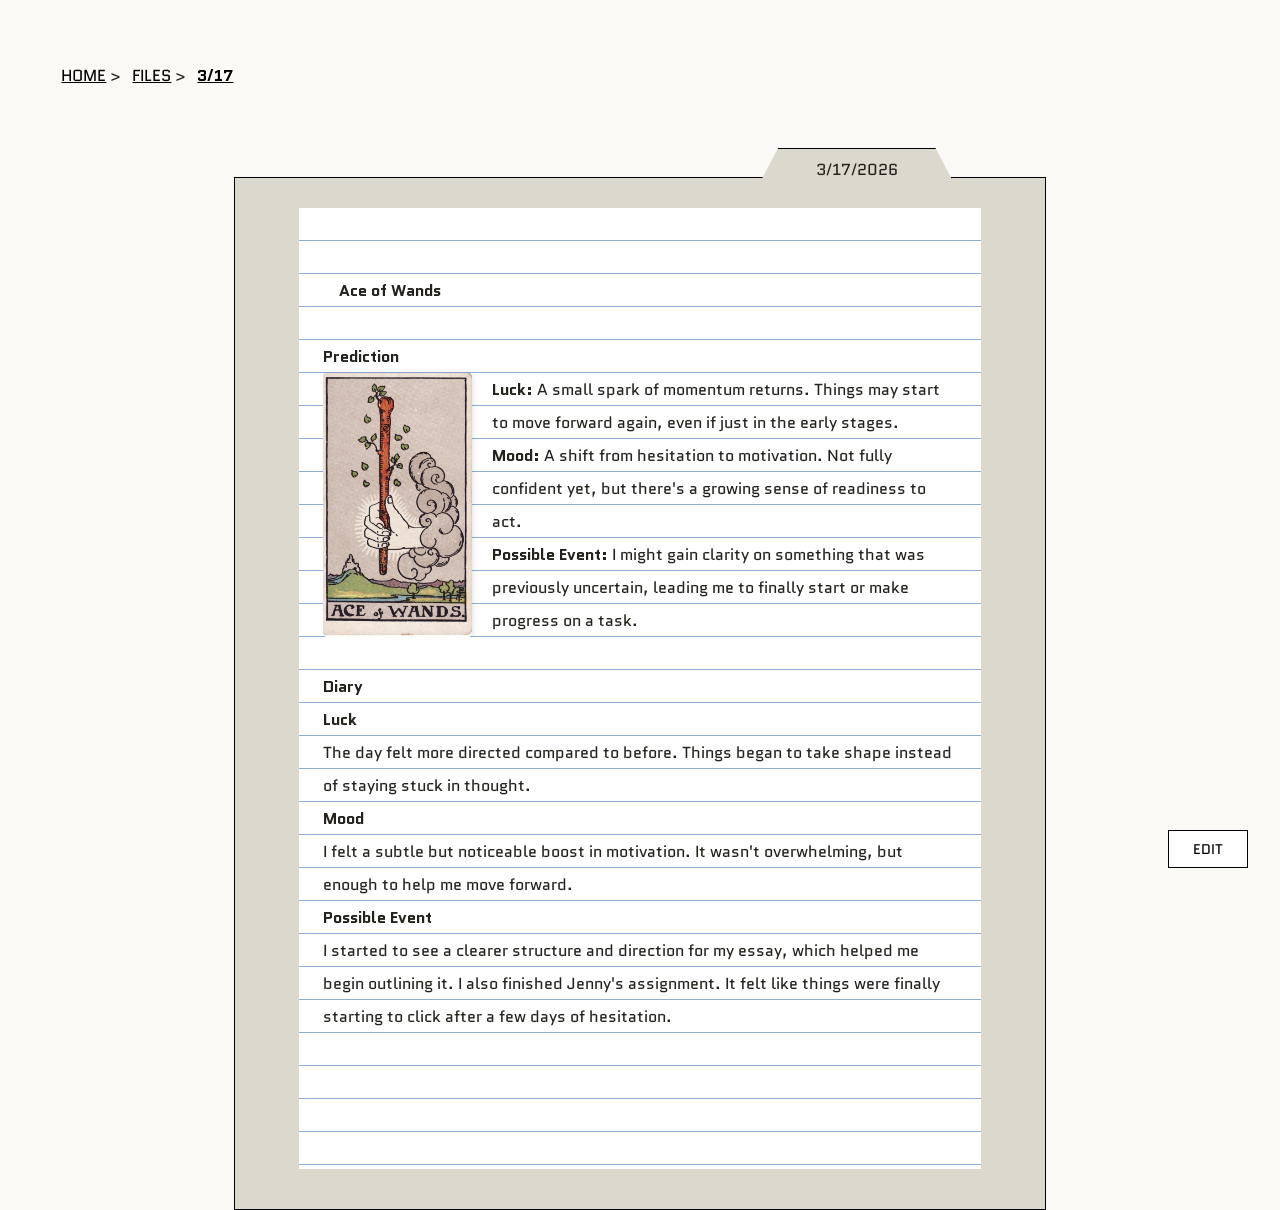
<file: 317.html>
<!DOCTYPE html>
<html lang="en">
<head>
	<meta charset="utf-8">
	<meta content="initial-scale=1.0,width=device-width" name="viewport">

	<title>Your title here</title>

	<link href="css/reset.css" rel="stylesheet" type="text/css">
	<link href="css/styles.css" rel="stylesheet" type="text/css">

	<link rel="preconnect" href="https://fonts.googleapis.com">
	<link rel="preconnect" href="https://fonts.gstatic.com" crossorigin>
	<link href="https://fonts.googleapis.com/css2?family=Quantico:wght@400;700&display=swap" rel="stylesheet">

	<script src="scripts.js"></script>
	<link rel="icon" type="image/png" href="/favicon-96x96.png" sizes="96x96" />
	<link rel="icon" type="image/svg+xml" href="/favicon.svg" />
	<link rel="shortcut icon" href="/favicon.ico" />
	<link rel="apple-touch-icon" sizes="180x180" href="/apple-touch-icon.png" />
	<link rel="manifest" href="/site.webmanifest" />
</head>

	<body>

    <header>
		<nav class="site-nav">
			<ul class="site-nav__links">
				<li><a href="index.html">HOME</a> ></li>
                <li><a href="folder.html">FILES</a> ></li>
                <li class="nav-current">3/17</li>
			</ul>
		</nav>
    </header>

	<div class="file_317">
		<h1 class="file_date">3/17/2026</h1>
			<div class="file_317_text">
				<p class="name_of_tarot">Ace of Wands</p>
			</div>

			<div class="tarto_section">
				<h2 class="prediction">Prediction</h2>
				<img src="images/317.jpg" alt="Ace of Wands">
				<p class="tarot_reading_luck"><strong>Luck:</strong> A small spark of momentum returns. Things may start to move forward again, even if just in the early stages.</p>
				<p class="tarot_reading_mood"><strong>Mood:</strong> A shift from hesitation to motivation. Not fully confident yet, but there's a growing sense of readiness to act.</p>
				<p class="tarot_reading_event"><strong>Possible Event:</strong> I might gain clarity on something that was previously uncertain, leading me to finally start or make progress on a task.</p>
            </div>

            <div class="prediction_title">
				<h2 class="prediction">Diary</h2>
			</div>

			<div class="diary">
				<p class="diary_luck"><strong>Luck</strong></p>
				<div class="diary-field" id="diary-luck" data-placeholder="WRITE YOUR DIARY" data-key="luck"></div>
				<p class="diary_mood"><strong>Mood</strong></p>
				<div class="diary-field" id="diary-mood" data-placeholder="WRITE YOUR DIARY" data-key="mood"></div>
				<p class="diary_event"><strong>Possible Event</strong></p>
				<div class="diary-field" id="diary-event" data-placeholder="WRITE YOUR DIARY" data-key="event"></div>
			</div>
	</div>

	<button id="entry-edit-btn">EDIT</button>

	<script>
	(function () {
		var KEY = 'diary_317';
		var DEFAULTS = {
			luck:  "The day felt more directed compared to before. Things began to take shape instead of staying stuck in thought.",
			mood:  "I felt a subtle but noticeable boost in motivation. It wasn't overwhelming, but enough to help me move forward.",
			event: "I started to see a clearer structure and direction for my essay, which helped me begin outlining it. I also finished Jenny's assignment. It felt like things were finally starting to click after a few days of hesitation."
		};
		var saved = {};
		try { saved = JSON.parse(localStorage.getItem(KEY) || '{}'); } catch (e) {}
		var fields = {
			luck:  document.getElementById('diary-luck'),
			mood:  document.getElementById('diary-mood'),
			event: document.getElementById('diary-event')
		};
		['luck', 'mood', 'event'].forEach(function (k) {
			var text = (saved[k] !== undefined) ? saved[k] : DEFAULTS[k];
			if (text) fields[k].textContent = text;
		});
		var editBtn = document.getElementById('entry-edit-btn');
		var editing = false;
		editBtn.addEventListener('click', function () {
			editing = !editing;
			['luck', 'mood', 'event'].forEach(function (k) {
				if (editing) {
					fields[k].setAttribute('contenteditable', 'true');
				} else {
					fields[k].removeAttribute('contenteditable');
					var text = fields[k].innerText.trim();
					saved[k] = text;
					if (!text) fields[k].innerHTML = '';
				}
			});
			if (!editing) {
				localStorage.setItem(KEY, JSON.stringify(saved));
			} else {
				fields.luck.focus();
			}
			editBtn.textContent = editing ? 'SAVE' : 'EDIT';
		});
	})();
	</script>

</body>
</html>
</file>
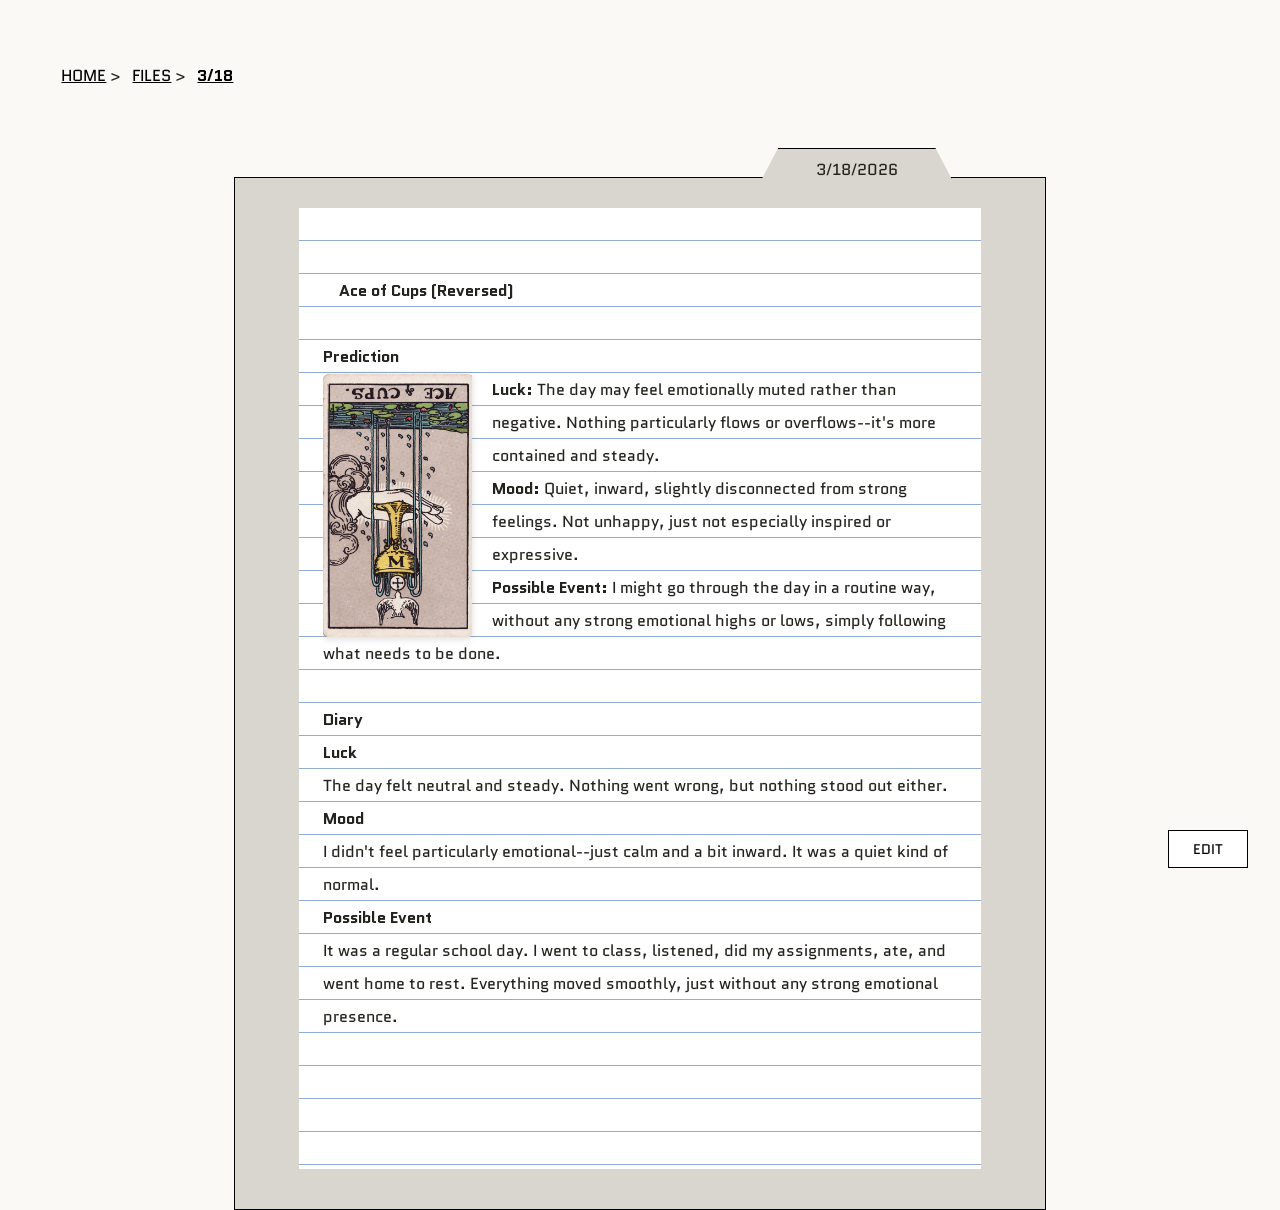
<file: 318.html>
<!DOCTYPE html>
<html lang="en">
<head>
	<meta charset="utf-8">
	<meta content="initial-scale=1.0,width=device-width" name="viewport">

	<title>Your title here</title>

	<link href="css/reset.css" rel="stylesheet" type="text/css">
	<link href="css/styles.css" rel="stylesheet" type="text/css">

	<link rel="preconnect" href="https://fonts.googleapis.com">
	<link rel="preconnect" href="https://fonts.gstatic.com" crossorigin>
	<link href="https://fonts.googleapis.com/css2?family=Quantico:wght@400;700&display=swap" rel="stylesheet">

	<script src="scripts.js"></script>
	<link rel="icon" type="image/png" href="/favicon-96x96.png" sizes="96x96" />
	<link rel="icon" type="image/svg+xml" href="/favicon.svg" />
	<link rel="shortcut icon" href="/favicon.ico" />
	<link rel="apple-touch-icon" sizes="180x180" href="/apple-touch-icon.png" />
	<link rel="manifest" href="/site.webmanifest" />
</head>

	<body>

    <header>
		<nav class="site-nav">
			<ul class="site-nav__links">
				<li><a href="index.html">HOME</a> ></li>
                <li><a href="folder.html">FILES</a> ></li>
                <li class="nav-current">3/18</li>
			</ul>
		</nav>
    </header>

	<div class="file_318">
		<h1 class="file_date">3/18/2026</h1>
			<div class="file_318_text">
				<p class="name_of_tarot">Ace of Cups (Reversed)</p>
			</div>

			<div class="tarto_section">
				<h2 class="prediction">Prediction</h2>
				<img src="images/318.jpg" alt="Ace of Cups (Reversed)">
				<p class="tarot_reading_luck"><strong>Luck:</strong> The day may feel emotionally muted rather than negative. Nothing particularly flows or overflows--it's more contained and steady.</p>
				<p class="tarot_reading_mood"><strong>Mood:</strong> Quiet, inward, slightly disconnected from strong feelings. Not unhappy, just not especially inspired or expressive.</p>
				<p class="tarot_reading_event"><strong>Possible Event:</strong> I might go through the day in a routine way, without any strong emotional highs or lows, simply following what needs to be done.</p>
            </div>

            <div class="prediction_title">
				<h2 class="prediction">Diary</h2>
			</div>

			<div class="diary">
				<p class="diary_luck"><strong>Luck</strong></p>
				<div class="diary-field" id="diary-luck" data-placeholder="WRITE YOUR DIARY" data-key="luck"></div>
				<p class="diary_mood"><strong>Mood</strong></p>
				<div class="diary-field" id="diary-mood" data-placeholder="WRITE YOUR DIARY" data-key="mood"></div>
				<p class="diary_event"><strong>Possible Event</strong></p>
				<div class="diary-field" id="diary-event" data-placeholder="WRITE YOUR DIARY" data-key="event"></div>
			</div>
	</div>

	<button id="entry-edit-btn">EDIT</button>

	<script>
	(function () {
		var KEY = 'diary_318';
		var DEFAULTS = {
			luck:  "The day felt neutral and steady. Nothing went wrong, but nothing stood out either.",
			mood:  "I didn't feel particularly emotional--just calm and a bit inward. It was a quiet kind of normal.",
			event: "It was a regular school day. I went to class, listened, did my assignments, ate, and went home to rest. Everything moved smoothly, just without any strong emotional presence."
		};
		var saved = {};
		try { saved = JSON.parse(localStorage.getItem(KEY) || '{}'); } catch (e) {}
		var fields = {
			luck:  document.getElementById('diary-luck'),
			mood:  document.getElementById('diary-mood'),
			event: document.getElementById('diary-event')
		};
		['luck', 'mood', 'event'].forEach(function (k) {
			var text = (saved[k] !== undefined) ? saved[k] : DEFAULTS[k];
			if (text) fields[k].textContent = text;
		});
		var editBtn = document.getElementById('entry-edit-btn');
		var editing = false;
		editBtn.addEventListener('click', function () {
			editing = !editing;
			['luck', 'mood', 'event'].forEach(function (k) {
				if (editing) {
					fields[k].setAttribute('contenteditable', 'true');
				} else {
					fields[k].removeAttribute('contenteditable');
					var text = fields[k].innerText.trim();
					saved[k] = text;
					if (!text) fields[k].innerHTML = '';
				}
			});
			if (!editing) {
				localStorage.setItem(KEY, JSON.stringify(saved));
			} else {
				fields.luck.focus();
			}
			editBtn.textContent = editing ? 'SAVE' : 'EDIT';
		});
	})();
	</script>

</body>
</html>
</file>
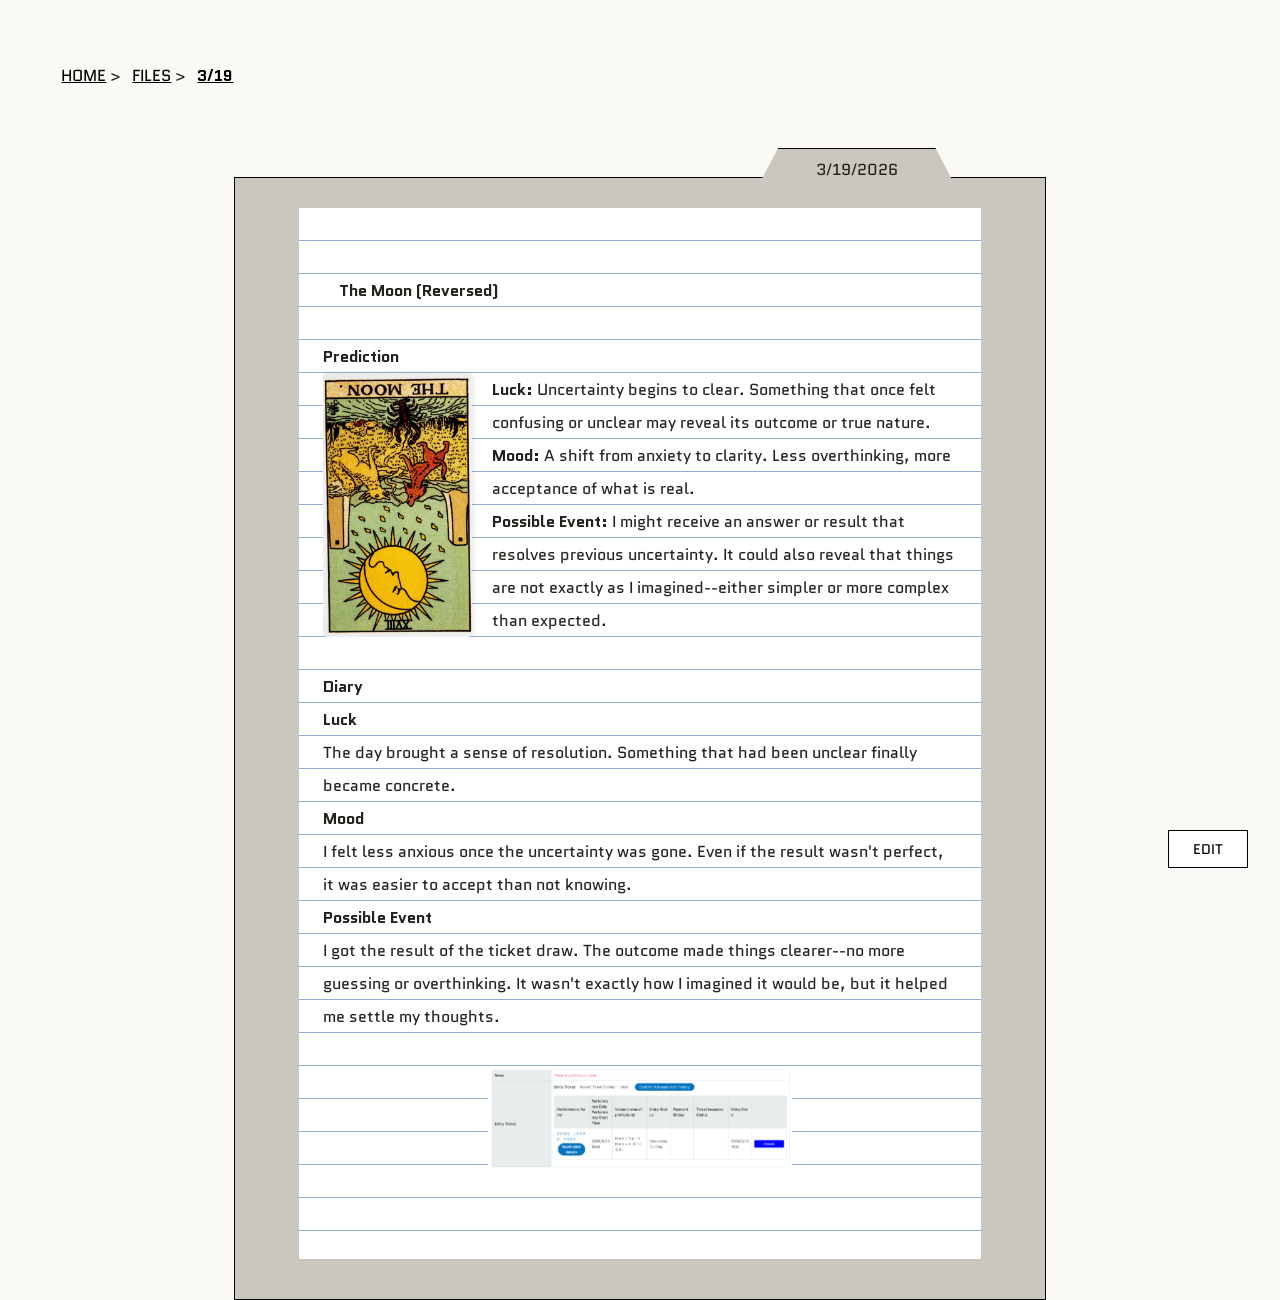
<file: 319.html>
<!DOCTYPE html>
<html lang="en">
<head>
	<meta charset="utf-8">
	<meta content="initial-scale=1.0,width=device-width" name="viewport">

	<title>Your title here</title>

	<link href="css/reset.css" rel="stylesheet" type="text/css">
	<link href="css/styles.css" rel="stylesheet" type="text/css">

	<link rel="preconnect" href="https://fonts.googleapis.com">
	<link rel="preconnect" href="https://fonts.gstatic.com" crossorigin>
	<link href="https://fonts.googleapis.com/css2?family=Quantico:wght@400;700&display=swap" rel="stylesheet">

	<script src="scripts.js"></script>
	<link rel="icon" type="image/png" href="/favicon-96x96.png" sizes="96x96" />
	<link rel="icon" type="image/svg+xml" href="/favicon.svg" />
	<link rel="shortcut icon" href="/favicon.ico" />
	<link rel="apple-touch-icon" sizes="180x180" href="/apple-touch-icon.png" />
	<link rel="manifest" href="/site.webmanifest" />
</head>

	<body>

    <header>
		<nav class="site-nav">
			<ul class="site-nav__links">
				<li><a href="index.html">HOME</a> ></li>
                <li><a href="folder.html">FILES</a> ></li>
                <li class="nav-current">3/19</li>
			</ul>
		</nav>
    </header>

	<div class="file_319">
		<h1 class="file_date">3/19/2026</h1>
			<div class="file_319_text">
				<p class="name_of_tarot">The Moon (Reversed)</p>
			</div>

			<div class="tarto_section">
				<h2 class="prediction">Prediction</h2>
				<img src="images/319.png" alt="The Moon (Reversed)">
				<p class="tarot_reading_luck"><strong>Luck:</strong> Uncertainty begins to clear. Something that once felt confusing or unclear may reveal its outcome or true nature.</p>
				<p class="tarot_reading_mood"><strong>Mood:</strong> A shift from anxiety to clarity. Less overthinking, more acceptance of what is real.</p>
				<p class="tarot_reading_event"><strong>Possible Event:</strong> I might receive an answer or result that resolves previous uncertainty. It could also reveal that things are not exactly as I imagined--either simpler or more complex than expected.</p>
            </div>

            <div class="prediction_title">
				<h2 class="prediction">Diary</h2>
			</div>

			<div class="diary">
				<p class="diary_luck"><strong>Luck</strong></p>
				<div class="diary-field" id="diary-luck" data-placeholder="WRITE YOUR DIARY" data-key="luck"></div>
				<p class="diary_mood"><strong>Mood</strong></p>
				<div class="diary-field" id="diary-mood" data-placeholder="WRITE YOUR DIARY" data-key="mood"></div>
				<p class="diary_event"><strong>Possible Event</strong></p>
				<div class="diary-field" id="diary-event" data-placeholder="WRITE YOUR DIARY" data-key="event"></div>
			</div>

            <img src="images/kcon.png" alt="kcon application status">
	</div>

	<button id="entry-edit-btn">EDIT</button>

	<script>
	(function () {
		var KEY = 'diary_319';
		var DEFAULTS = {
			luck:  "The day brought a sense of resolution. Something that had been unclear finally became concrete.",
			mood:  "I felt less anxious once the uncertainty was gone. Even if the result wasn't perfect, it was easier to accept than not knowing.",
			event: "I got the result of the ticket draw. The outcome made things clearer--no more guessing or overthinking. It wasn't exactly how I imagined it would be, but it helped me settle my thoughts."
		};
		var saved = {};
		try { saved = JSON.parse(localStorage.getItem(KEY) || '{}'); } catch (e) {}
		var fields = {
			luck:  document.getElementById('diary-luck'),
			mood:  document.getElementById('diary-mood'),
			event: document.getElementById('diary-event')
		};
		['luck', 'mood', 'event'].forEach(function (k) {
			var text = (saved[k] !== undefined) ? saved[k] : DEFAULTS[k];
			if (text) fields[k].textContent = text;
		});
		var editBtn = document.getElementById('entry-edit-btn');
		var editing = false;
		editBtn.addEventListener('click', function () {
			editing = !editing;
			['luck', 'mood', 'event'].forEach(function (k) {
				if (editing) {
					fields[k].setAttribute('contenteditable', 'true');
				} else {
					fields[k].removeAttribute('contenteditable');
					var text = fields[k].innerText.trim();
					saved[k] = text;
					if (!text) fields[k].innerHTML = '';
				}
			});
			if (!editing) {
				localStorage.setItem(KEY, JSON.stringify(saved));
			} else {
				fields.luck.focus();
			}
			editBtn.textContent = editing ? 'SAVE' : 'EDIT';
		});
	})();
	</script>

</body>
</html>
</file>
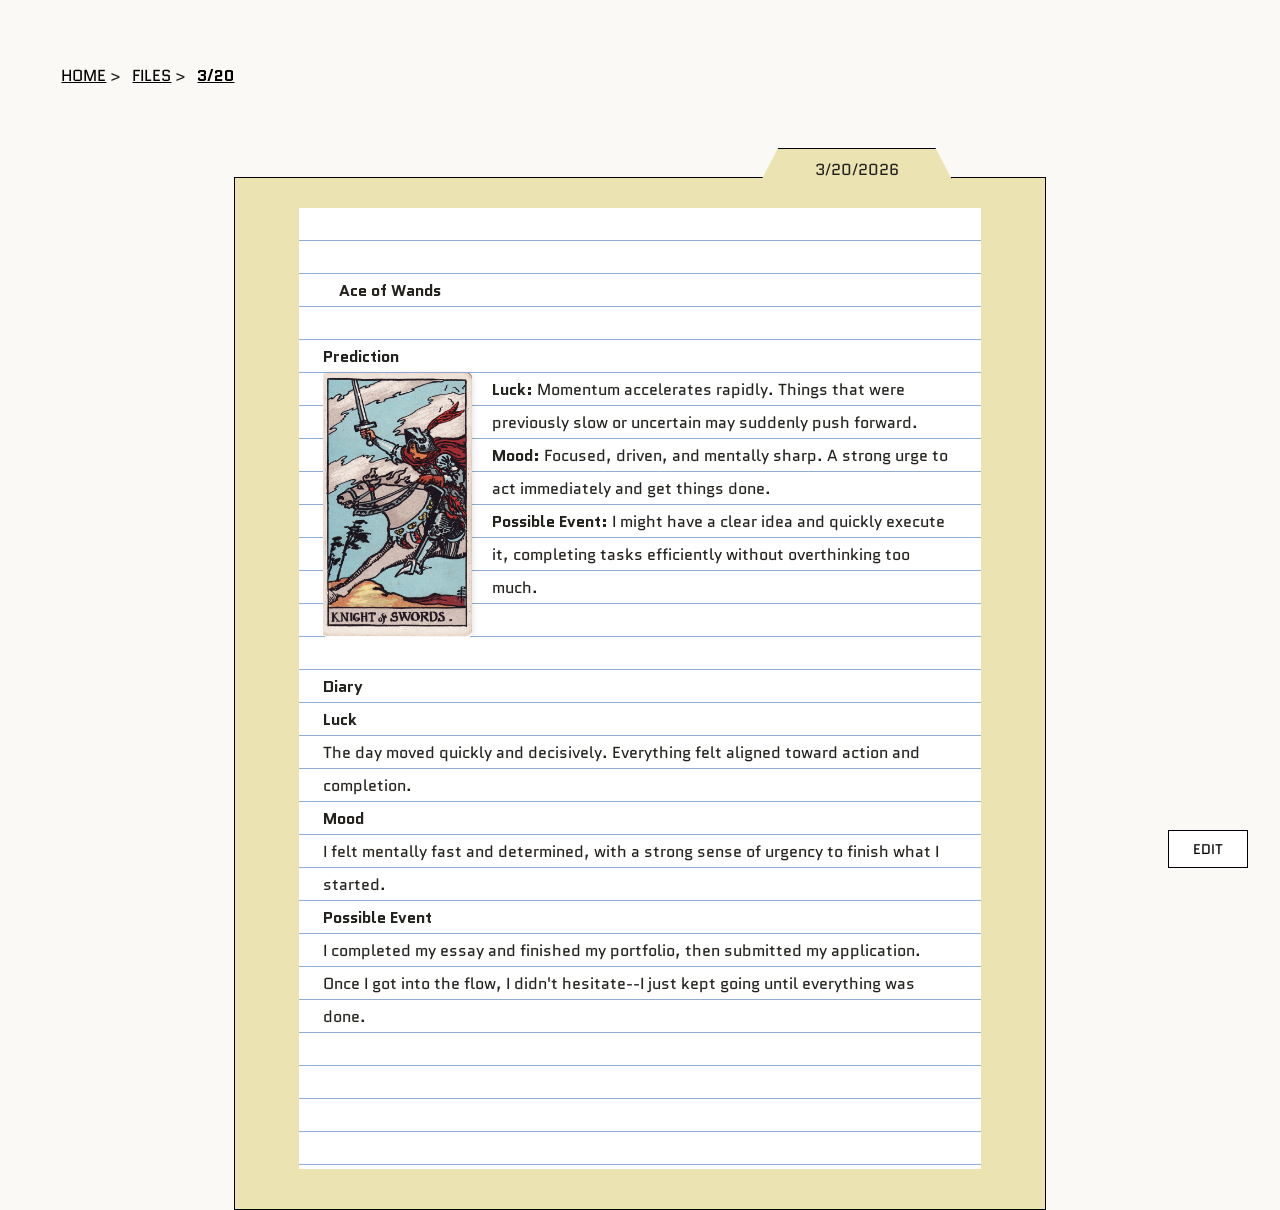
<file: 320.html>
<!DOCTYPE html>
<html lang="en">
<head>
	<meta charset="utf-8">
	<meta content="initial-scale=1.0,width=device-width" name="viewport">

	<title>Your title here</title>

	<link href="css/reset.css" rel="stylesheet" type="text/css">
	<link href="css/styles.css" rel="stylesheet" type="text/css">

	<link rel="preconnect" href="https://fonts.googleapis.com">
	<link rel="preconnect" href="https://fonts.gstatic.com" crossorigin>
	<link href="https://fonts.googleapis.com/css2?family=Quantico:wght@400;700&display=swap" rel="stylesheet">

	<script src="scripts.js"></script>
	<link rel="icon" type="image/png" href="/favicon-96x96.png" sizes="96x96" />
	<link rel="icon" type="image/svg+xml" href="/favicon.svg" />
	<link rel="shortcut icon" href="/favicon.ico" />
	<link rel="apple-touch-icon" sizes="180x180" href="/apple-touch-icon.png" />
	<link rel="manifest" href="/site.webmanifest" />
</head>

	<body>

    <header>
		<nav class="site-nav">
			<ul class="site-nav__links">
				<li><a href="index.html">HOME</a> ></li>
                <li><a href="folder.html">FILES</a> ></li>
                <li class="nav-current">3/20</li>
			</ul>
		</nav>
    </header>

	<div class="file_320">
		<h1 class="file_date">3/20/2026</h1>
			<div class="file_320_text">
				<p class="name_of_tarot">Ace of Wands</p>
			</div>

			<div class="tarto_section">
				<h2 class="prediction">Prediction</h2>
				<img src="images/320.jpg" alt="Ace of Wands">
				<p class="tarot_reading_luck"><strong>Luck:</strong> Momentum accelerates rapidly. Things that were previously slow or uncertain may suddenly push forward.</p>
				<p class="tarot_reading_mood"><strong>Mood:</strong> Focused, driven, and mentally sharp. A strong urge to act immediately and get things done.</p>
				<p class="tarot_reading_event"><strong>Possible Event:</strong> I might have a clear idea and quickly execute it, completing tasks efficiently without overthinking too much.</p>
            </div>

            <div class="prediction_title">
				<h2 class="prediction">Diary</h2>
			</div>

			<div class="diary">
				<p class="diary_luck"><strong>Luck</strong></p>
				<div class="diary-field" id="diary-luck" data-placeholder="WRITE YOUR DIARY" data-key="luck"></div>
				<p class="diary_mood"><strong>Mood</strong></p>
				<div class="diary-field" id="diary-mood" data-placeholder="WRITE YOUR DIARY" data-key="mood"></div>
				<p class="diary_event"><strong>Possible Event</strong></p>
				<div class="diary-field" id="diary-event" data-placeholder="WRITE YOUR DIARY" data-key="event"></div>
			</div>
	</div>

	<button id="entry-edit-btn">EDIT</button>

	<script>
	(function () {
		var KEY = 'diary_320';
		var DEFAULTS = {
			luck:  "The day moved quickly and decisively. Everything felt aligned toward action and completion.",
			mood:  "I felt mentally fast and determined, with a strong sense of urgency to finish what I started.",
			event: "I completed my essay and finished my portfolio, then submitted my application. Once I got into the flow, I didn't hesitate--I just kept going until everything was done."
		};
		var saved = {};
		try { saved = JSON.parse(localStorage.getItem(KEY) || '{}'); } catch (e) {}
		var fields = {
			luck:  document.getElementById('diary-luck'),
			mood:  document.getElementById('diary-mood'),
			event: document.getElementById('diary-event')
		};
		['luck', 'mood', 'event'].forEach(function (k) {
			var text = (saved[k] !== undefined) ? saved[k] : DEFAULTS[k];
			if (text) fields[k].textContent = text;
		});
		var editBtn = document.getElementById('entry-edit-btn');
		var editing = false;
		editBtn.addEventListener('click', function () {
			editing = !editing;
			['luck', 'mood', 'event'].forEach(function (k) {
				if (editing) {
					fields[k].setAttribute('contenteditable', 'true');
				} else {
					fields[k].removeAttribute('contenteditable');
					var text = fields[k].innerText.trim();
					saved[k] = text;
					if (!text) fields[k].innerHTML = '';
				}
			});
			if (!editing) {
				localStorage.setItem(KEY, JSON.stringify(saved));
			} else {
				fields.luck.focus();
			}
			editBtn.textContent = editing ? 'SAVE' : 'EDIT';
		});
	})();
	</script>

</body>
</html>
</file>
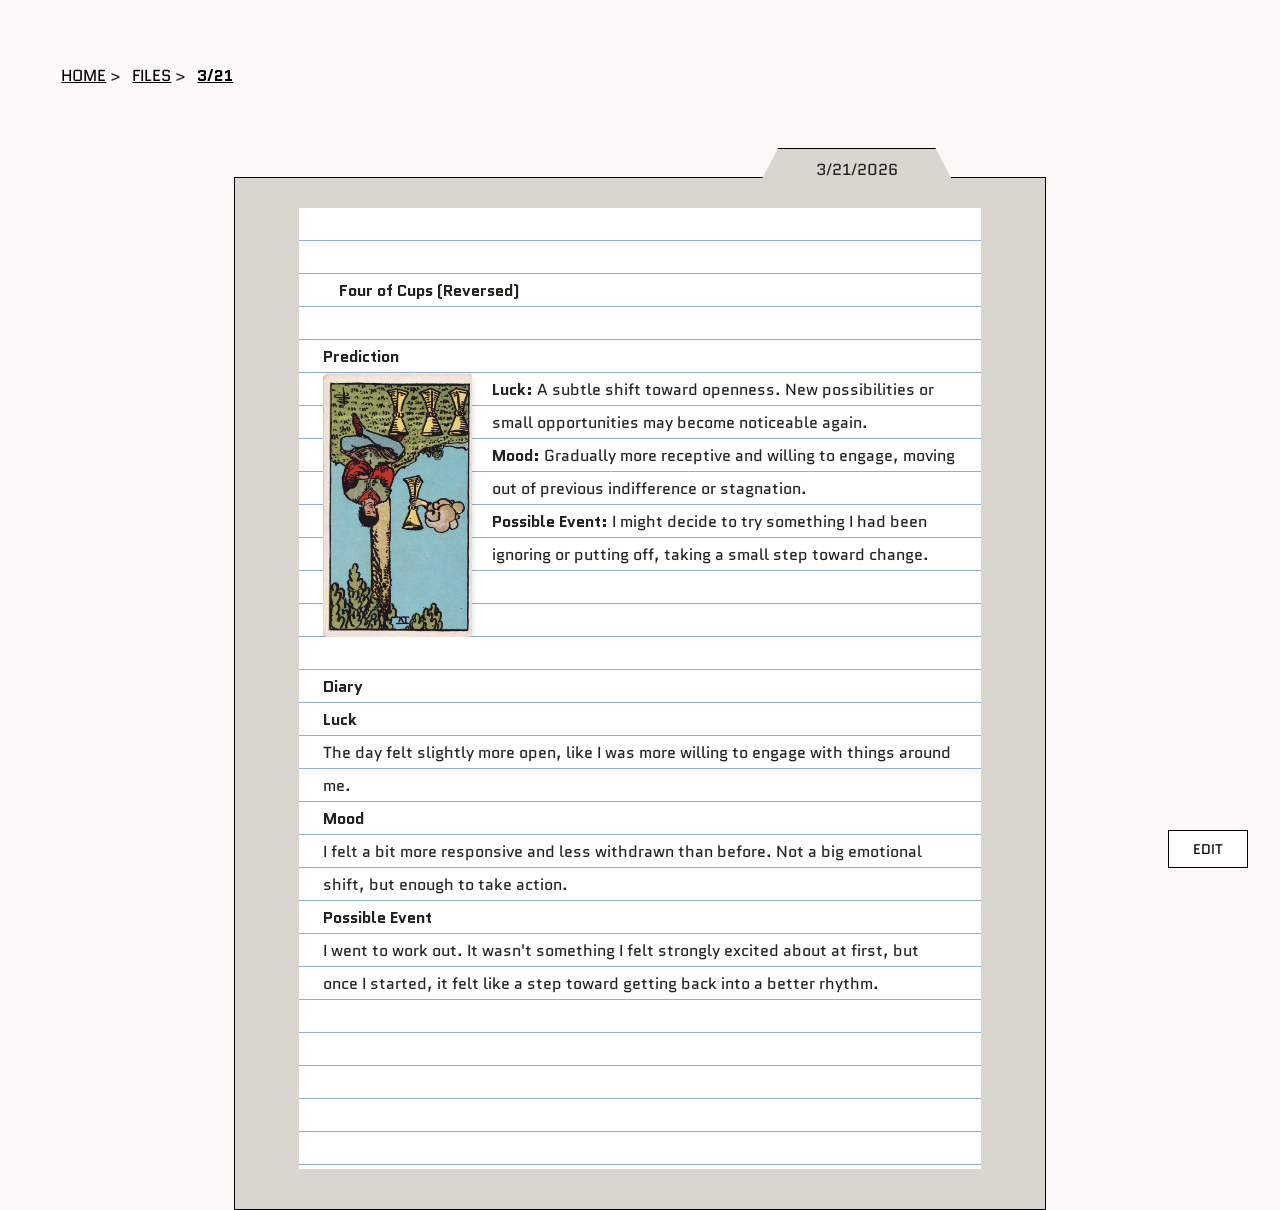
<file: 321.html>
<!DOCTYPE html>
<html lang="en">
<head>
	<meta charset="utf-8">
	<meta content="initial-scale=1.0,width=device-width" name="viewport">

	<title>Your title here</title>

	<link href="css/reset.css" rel="stylesheet" type="text/css">
	<link href="css/styles.css" rel="stylesheet" type="text/css">

	<link rel="preconnect" href="https://fonts.googleapis.com">
	<link rel="preconnect" href="https://fonts.gstatic.com" crossorigin>
	<link href="https://fonts.googleapis.com/css2?family=Quantico:wght@400;700&display=swap" rel="stylesheet">

	<script src="scripts.js"></script>
	<link rel="icon" type="image/png" href="/favicon-96x96.png" sizes="96x96" />
	<link rel="icon" type="image/svg+xml" href="/favicon.svg" />
	<link rel="shortcut icon" href="/favicon.ico" />
	<link rel="apple-touch-icon" sizes="180x180" href="/apple-touch-icon.png" />
	<link rel="manifest" href="/site.webmanifest" />
</head>

	<body>

    <header>
		<nav class="site-nav">
			<ul class="site-nav__links">
				<li><a href="index.html">HOME</a> ></li>
                <li><a href="folder.html">FILES</a> ></li>
                <li class="nav-current">3/21</li>
			</ul>
		</nav>
    </header>

	<div class="file_321">
		<h1 class="file_date">3/21/2026</h1>
			<div class="file_321_text">
				<p class="name_of_tarot">Four of Cups (Reversed)</p>
			</div>

			<div class="tarto_section">
				<h2 class="prediction">Prediction</h2>
				<img src="images/321.jpg" alt="Four of Cups (Reversed)">
				<p class="tarot_reading_luck"><strong>Luck:</strong> A subtle shift toward openness. New possibilities or small opportunities may become noticeable again.</p>
				<p class="tarot_reading_mood"><strong>Mood:</strong> Gradually more receptive and willing to engage, moving out of previous indifference or stagnation.</p>
				<p class="tarot_reading_event"><strong>Possible Event:</strong> I might decide to try something I had been ignoring or putting off, taking a small step toward change.</p>
            </div>

            <div class="prediction_title">
				<h2 class="prediction">Diary</h2>
			</div>

			<div class="diary">
				<p class="diary_luck"><strong>Luck</strong></p>
				<div class="diary-field" id="diary-luck" data-placeholder="WRITE YOUR DIARY" data-key="luck"></div>
				<p class="diary_mood"><strong>Mood</strong></p>
				<div class="diary-field" id="diary-mood" data-placeholder="WRITE YOUR DIARY" data-key="mood"></div>
				<p class="diary_event"><strong>Possible Event</strong></p>
				<div class="diary-field" id="diary-event" data-placeholder="WRITE YOUR DIARY" data-key="event"></div>
			</div>
	</div>

	<button id="entry-edit-btn">EDIT</button>

	<script>
	(function () {
		var KEY = 'diary_321';
		var DEFAULTS = {
			luck:  "The day felt slightly more open, like I was more willing to engage with things around me.",
			mood:  "I felt a bit more responsive and less withdrawn than before. Not a big emotional shift, but enough to take action.",
			event: "I went to work out. It wasn't something I felt strongly excited about at first, but once I started, it felt like a step toward getting back into a better rhythm."
		};
		var saved = {};
		try { saved = JSON.parse(localStorage.getItem(KEY) || '{}'); } catch (e) {}
		var fields = {
			luck:  document.getElementById('diary-luck'),
			mood:  document.getElementById('diary-mood'),
			event: document.getElementById('diary-event')
		};
		['luck', 'mood', 'event'].forEach(function (k) {
			var text = (saved[k] !== undefined) ? saved[k] : DEFAULTS[k];
			if (text) fields[k].textContent = text;
		});
		var editBtn = document.getElementById('entry-edit-btn');
		var editing = false;
		editBtn.addEventListener('click', function () {
			editing = !editing;
			['luck', 'mood', 'event'].forEach(function (k) {
				if (editing) {
					fields[k].setAttribute('contenteditable', 'true');
				} else {
					fields[k].removeAttribute('contenteditable');
					var text = fields[k].innerText.trim();
					saved[k] = text;
					if (!text) fields[k].innerHTML = '';
				}
			});
			if (!editing) {
				localStorage.setItem(KEY, JSON.stringify(saved));
			} else {
				fields.luck.focus();
			}
			editBtn.textContent = editing ? 'SAVE' : 'EDIT';
		});
	})();
	</script>

</body>
</html>
</file>
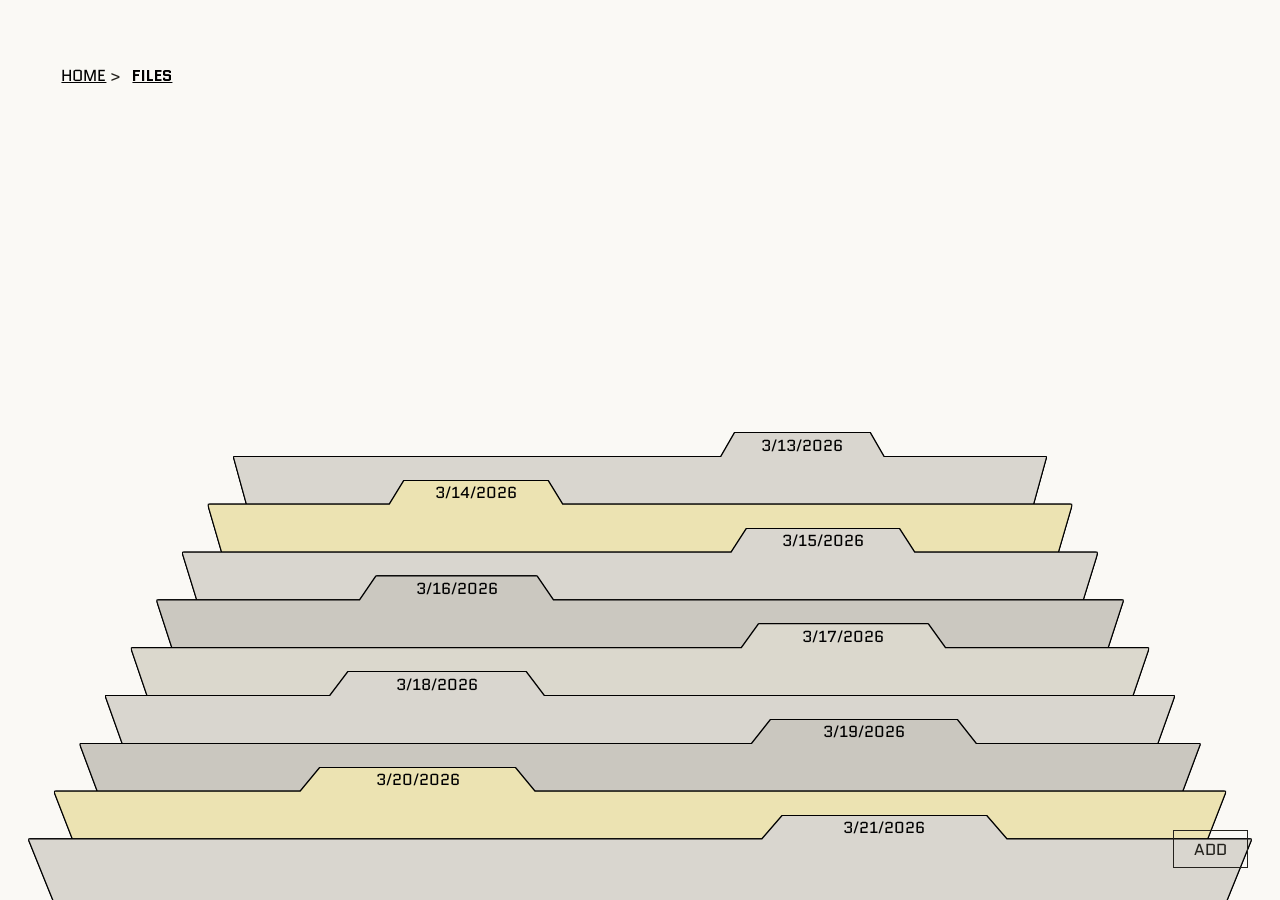
<file: entry.html>
<!DOCTYPE html>
<html lang="en">
<head>
	<meta charset="utf-8">
	<meta content="initial-scale=1.0,width=device-width" name="viewport">

	<title>Selina's Drawer — Entry</title>

	<link href="css/reset.css" rel="stylesheet" type="text/css">
	<link href="css/styles.css" rel="stylesheet" type="text/css">

	<link rel="preconnect" href="https://fonts.googleapis.com">
	<link rel="preconnect" href="https://fonts.gstatic.com" crossorigin>
	<link href="https://fonts.googleapis.com/css2?family=Quantico:wght@400;700&display=swap" rel="stylesheet">
	<link rel="icon" type="image/png" href="/favicon-96x96.png" sizes="96x96" />
	<link rel="icon" type="image/svg+xml" href="/favicon.svg" />
	<link rel="shortcut icon" href="/favicon.ico" />
	<link rel="apple-touch-icon" sizes="180x180" href="/apple-touch-icon.png" />
	<link rel="manifest" href="/site.webmanifest" />
</head>

<body>

	<header>
		<nav class="site-nav">
			<ul class="site-nav__links">
				<li><a href="index.html">HOME</a> ></li>
				<li><a href="folder.html">FILES</a> ></li>
				<li class="nav-current" id="nav-date">ENTRY</li>
			</ul>
		</nav>
	</header>

	<div class="file_user" id="file-container">
		<h1 class="file_date" id="entry-date"></h1>

		<div class="file_user_text">
			<p class="name_of_tarot" id="entry-card-name"></p>
		</div>

		<div class="tarto_section">
			<h2 class="prediction">Prediction</h2>
			<img id="entry-card-img" src="" alt="">
			<p class="tarot_reading_luck" id="entry-luck"></p>
			<p class="tarot_reading_mood" id="entry-mood"></p>
			<p class="tarot_reading_event" id="entry-event"></p>
		</div>

		<div class="prediction_title">
			<h2 class="prediction">Diary</h2>
		</div>

		<div class="diary">
			<p class="diary_luck"><strong>Luck</strong></p>
			<div class="diary-field" data-placeholder="WRITE YOUR DIARY" data-key="luck" id="diary-luck"></div>
			<p class="diary_mood"><strong>Mood</strong></p>
			<div class="diary-field" data-placeholder="WRITE YOUR DIARY" data-key="mood" id="diary-mood"></div>
			<p class="diary_event"><strong>Possible Event</strong></p>
			<div class="diary-field" data-placeholder="WRITE YOUR DIARY" data-key="event" id="diary-event"></div>
		</div>
	</div>

	<button id="entry-edit-btn">EDIT</button>

	<script>
	(function () {
		var params   = new URLSearchParams(window.location.search);
		var id       = params.get('id');
		var drawerId = params.get('drawer');

		var entries = [];
		try { entries = JSON.parse(localStorage.getItem('tarot_entries') || '[]'); } catch (e) {}

		var entry = null;
		for (var i = 0; i < entries.length; i++) {
			if (entries[i].id === id) { entry = entries[i]; break; }
		}

		if (!entry) {
			window.location.href = drawerId ? 'drawer-folder.html?id=' + drawerId : 'folder.html';
			return;
		}

		/* ── Apply entry color ──────────────────────────────── */
		document.getElementById('file-container').style.setProperty('--user-color', entry.color);

		/* ── Nav breadcrumb ─────────────────────────────────── */
		var parts = entry.date.split('/');
		document.getElementById('nav-date').textContent = parts[0] + '/' + parts[1];

		if (drawerId) {
			// Came from a user drawer — update the FILES link to point back to that drawer
			var _drawers = [];
			try { _drawers = JSON.parse(localStorage.getItem('user_drawers') || '[]'); } catch(e) {}
			for (var _i = 0; _i < _drawers.length; _i++) {
				if (_drawers[_i].id === drawerId) {
					var filesLink = document.querySelector('.site-nav__links li:nth-child(2) a');
					if (filesLink) {
						filesLink.textContent = _drawers[_i].name;
						filesLink.href = 'drawer-folder.html?id=' + drawerId;
					}
					break;
				}
			}
		}

		/* ── Prediction section ─────────────────────────────── */
		document.getElementById('entry-date').textContent = entry.date;

		var isReversed = entry.orientation === 'reversed';
		var displayName = entry.cardName + (isReversed ? ' (Reversed)' : '');
		document.getElementById('entry-card-name').textContent = displayName;

		var img = document.getElementById('entry-card-img');
		img.src = entry.cardImage;
		img.alt = displayName;
		if (isReversed) img.style.transform = 'rotate(180deg)';

		document.getElementById('entry-luck').innerHTML  = '<strong>Luck:</strong> '           + (entry.reading.luck  || '');
		document.getElementById('entry-mood').innerHTML  = '<strong>Mood:</strong> '           + (entry.reading.mood  || '');
		document.getElementById('entry-event').innerHTML = '<strong>Possible Event:</strong> ' + (entry.reading.event || '');

		/* ── Diary fields ───────────────────────────────────── */
		var diaryLuck  = document.getElementById('diary-luck');
		var diaryMood  = document.getElementById('diary-mood');
		var diaryEvent = document.getElementById('diary-event');

		if (entry.diary.luck)  diaryLuck.textContent  = entry.diary.luck;
		if (entry.diary.mood)  diaryMood.textContent  = entry.diary.mood;
		if (entry.diary.event) diaryEvent.textContent = entry.diary.event;

		/* ── EDIT / SAVE button ────────────────────────────────── */
		var editBtn     = document.getElementById('entry-edit-btn');
		var diaryFields = document.querySelectorAll('.diary-field');
		var hasContent  = !!(entry.diary.luck || entry.diary.mood || entry.diary.event);
		var editing     = false;

		function saveDiary() {
			diaryFields.forEach(function (field) {
				field.removeAttribute('contenteditable');
				var text = field.innerText.trim();
				entry.diary[field.dataset.key] = text;
				if (!text) field.innerHTML = '';
			});
			var all = [];
			try { all = JSON.parse(localStorage.getItem('tarot_entries') || '[]'); } catch (e) {}
			for (var j = 0; j < all.length; j++) {
				if (all[j].id === entry.id) { all[j].diary = entry.diary; break; }
			}
			localStorage.setItem('tarot_entries', JSON.stringify(all));
		}

		if (!hasContent) {
			/* First visit — fields directly editable, no EDIT button needed */
			editing = true;
			editBtn.textContent = 'SAVE';
			diaryFields.forEach(function (field) {
				field.setAttribute('contenteditable', 'true');
			});
		}

		editBtn.addEventListener('click', function () {
			if (editing) {
				/* SAVE */
				saveDiary();
				editing = false;
				editBtn.textContent = 'EDIT';
			} else {
				/* Enter edit mode */
				editing = true;
				diaryFields.forEach(function (field) {
					field.setAttribute('contenteditable', 'true');
				});
				diaryLuck.focus();
				editBtn.textContent = 'SAVE';
			}
		});
	})();
	</script>

</body>
</html>
</file>
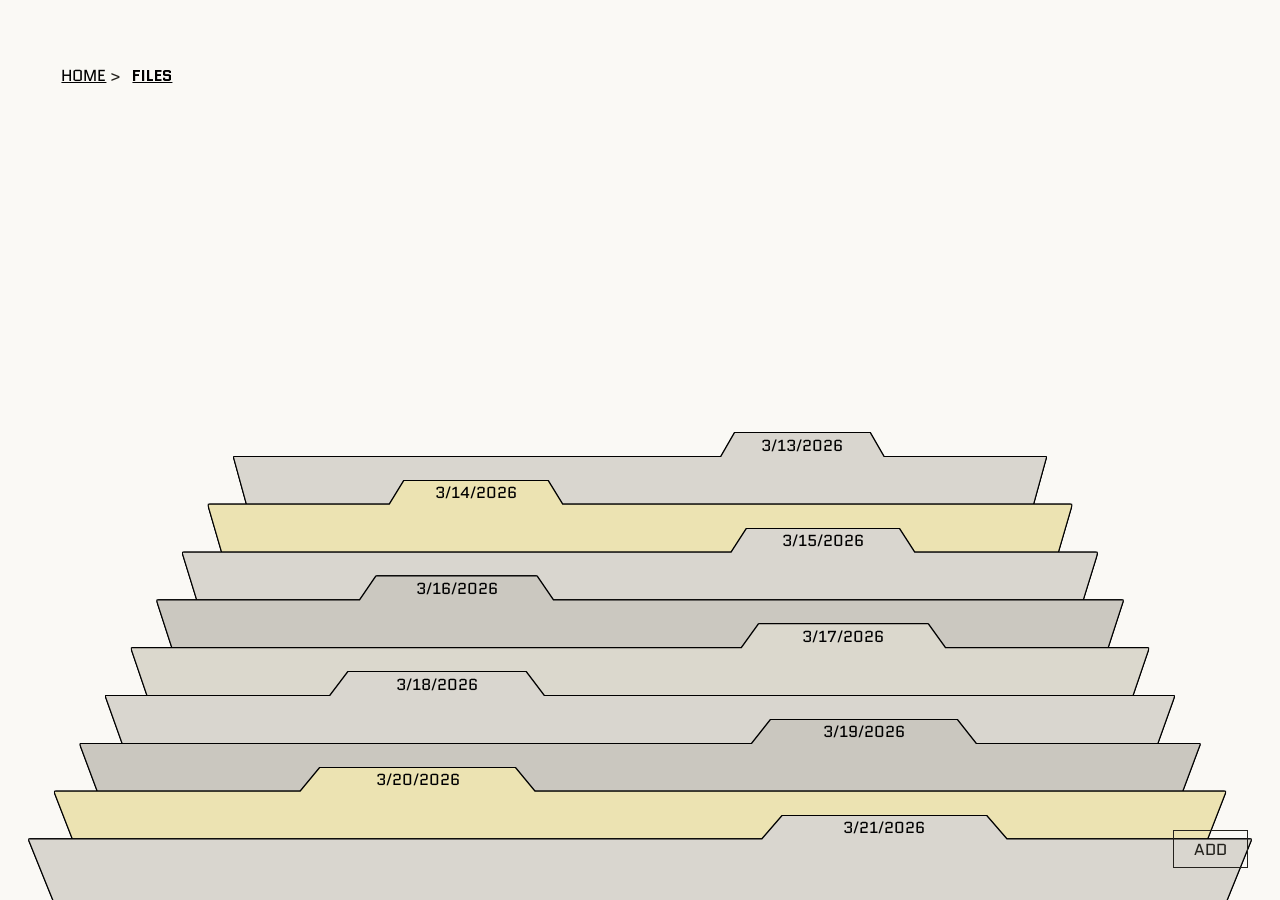
<file: folder.html>
<!DOCTYPE html>
<html lang="en">
<head>
	<meta charset="utf-8">
	<meta content="initial-scale=1.0,width=device-width" name="viewport">

	<title>Selina's Drawer — Files</title>

	<link href="css/reset.css" rel="stylesheet" type="text/css">
	<link href="css/styles.css" rel="stylesheet" type="text/css">

	<link rel="preconnect" href="https://fonts.googleapis.com">
	<link rel="preconnect" href="https://fonts.gstatic.com" crossorigin>
	<link href="https://fonts.googleapis.com/css2?family=Quantico:wght@400;700&display=swap" rel="stylesheet">

	<script src="folder.js" defer></script>
	<link rel="icon" type="image/png" href="/favicon-96x96.png" sizes="96x96" />
	<link rel="icon" type="image/svg+xml" href="/favicon.svg" />
	<link rel="shortcut icon" href="/favicon.ico" />
	<link rel="apple-touch-icon" sizes="180x180" href="/apple-touch-icon.png" />
	<link rel="manifest" href="/site.webmanifest" />
</head>

<body>

    <header>
		<nav class="site-nav">
			<ul class="site-nav__links">
				<li><a href="index.html">HOME</a> ></li>
                <li class="nav-current">FILES</li>
			</ul>
		</nav>
    </header>

    <a href="canvas.html" class="tarot-plus">ADD</a>

    <div class="folder_1" data-href="313.html">
        <div class="folder-body">
            <span class="folder-label">3/13/2026</span>
            <div class="folder-preview">
                <p>Nine of Pentacles (Reversed)</p>
                <img src="images/313.png" alt="Nine of Pentacles (Reversed)">
            </div>
        </div>
    </div>

    <div class="folder_2" data-href="314.html">
        <div class="folder-body">
            <span class="folder-label">3/14/2026</span>
            <div class="folder-preview">
                <p>Seven of Wands (Reversed)</p>
                <img src="images/314.png" alt="Seven of Wands (Reversed)">
            </div>
        </div>
    </div>

    <div class="folder_3" data-href="315.html">
        <div class="folder-body">
            <span class="folder-label">3/15/2026</span>
            <div class="folder-preview">
                <p>The Fool (Reversed)</p>
                <img src="images/315.png" alt="The Fool (Reversed)">
            </div>
        </div>
    </div>

    <div class="folder_4" data-href="316.html">
        <div class="folder-body">
            <span class="folder-label">3/16/2026</span>
            <div class="folder-preview">
                <p>Seven of Swords (Reversed)</p>
                <img src="images/316.jpeg" alt="Seven of Swords (Reversed)">
            </div>
        </div>
    </div>

    <div class="folder_5" data-href="317.html">
        <div class="folder-body">
            <span class="folder-label">3/17/2026</span>
            <div class="folder-preview">
                <p>Ace of Wands</p>
                <img src="images/317.jpg" alt="Ace of Wands">
            </div>
        </div>
    </div>

    <div class="folder_6" data-href="318.html">
        <div class="folder-body">
            <span class="folder-label">3/18/2026</span>
            <div class="folder-preview">
                <p>Ace of Cups (Reversed)</p>
                <img src="images/318.jpg" alt="Ace of Cups (Reversed)">
            </div>
        </div>
    </div>

    <div class="folder_7" data-href="319.html">
        <div class="folder-body">
            <span class="folder-label">3/19/2026</span>
            <div class="folder-preview">
                <p>The Moon (Reversed)</p>
                <img src="images/319.png" alt="The Moon (Reversed)">
            </div>
        </div>
    </div>

    <div class="folder_8" data-href="320.html">
        <div class="folder-body">
            <span class="folder-label">3/20/2026</span>
            <div class="folder-preview">
                <p>Ace of Wands</p>
                <img src="images/320.jpg" alt="Ace of Wands">
            </div>
        </div>
    </div>

    <div class="folder_9" data-href="321.html">
        <div class="folder-body">
            <span class="folder-label">3/21/2026</span>
            <div class="folder-preview">
                <p>Four of Cups (Reversed)</p>
                <img src="images/321.jpg" alt="Four of Cups (Reversed)">
            </div>
        </div>
    </div>

</body>
</html>
</file>
<file: css/styles.css>
@import url("https://fonts.googleapis.com/css2?family=Quantico:wght@400;700&display=swap");

:root {
  --bg: #faf9f5;
  --ink: #24221d;
  --folder: #d9d6cf;
  --folder-dark: #cbc8c0;
  --folder-warm: #ece3b2;
  --paper: #f7f5ef;
  --rule: #91ADD5;
  --border: 1.5px solid #444;
  --line-step: 2.0625rem;
}

* {
  box-sizing: border-box;
}

html {
  font-size: 16px;
}

body {
  margin: 0;
  min-height: 100vh;
  background: var(--bg);
  color: var(--ink);
  font-family: "Quantico", sans-serif;
}

img {
  display: block;
  max-width: 100%;
}

body > header {
  padding: 4rem 4.8vw 0;
}

.site-nav__links {
  display: flex;
  gap: 0.75rem;
  margin: 0;
  padding: 0;
}

.site-nav__links li {
  list-style: none;
}

.site-nav__links a,
.site-nav__links .nav-current {
  color: #000;
  font-family: "Quantico", sans-serif;
  font-size: 1rem;
  font-style: normal;
  font-weight: 400;
  line-height: normal;
  text-decoration-line: underline;
  text-decoration-style: solid;
  text-decoration-skip-ink: auto;
  text-decoration-thickness: auto;
  text-underline-offset: auto;
  text-underline-position: from-font;
}

.site-nav__links .nav-current {
  font-weight: 700;
}

.drawer {
  position: relative;
  width: 39.25rem;
  height: 10.8125rem;
  margin: 17rem auto 0;
  background: #F1F1F1;
  box-shadow: 0 4px 8px 5px rgba(0, 0, 0, 0.25);
  display: flex;
  align-items: center;
  justify-content: center;
  text-decoration: none;
  cursor: pointer;
  transition: background 0.2s;
}

.drawer::before {
  content: "";
  position: absolute;
  top: 0;
  left: 0;
  right: 0;
  height: 1.125rem;
  background: #C4C4C4;
  box-shadow: 0 4px 4px 0 rgba(0, 0, 0, 0.25);
  transition: background 0.2s;
}

.drawer-btn {
  display: inline-block;
  padding: 0.78rem 2.25rem;
  background: #DCDCC4;
  box-shadow: 0 4px 4px 0 rgba(0, 0, 0, 0.25);
  color: #000;
  font-family: "Quantico", sans-serif;
  font-size: 1rem;
  font-style: normal;
  font-weight: 400;
  line-height: normal;
  text-transform: uppercase;
  letter-spacing: 0.04em;
  transition: background 0.2s, color 0.2s, font-weight 0.2s;
  position: relative;
  z-index: 1;
}

/* Hover states */
.drawer:hover {
  background: #DEDEDE;
  box-shadow: 0 4px 8px 5px rgba(0, 0, 0, 0.25);
}

.drawer:hover::before {
  background: #B6B6B6;
  box-shadow: 0 4px 4px 0 rgba(0, 0, 0, 0.25);
}

.drawer:hover .drawer-btn {
  background: #B7B69F;
  box-shadow: 0 4px 4px 0 rgba(0, 0, 0, 0.25);
  color: #FFF;
  font-weight: 700;
}

/* ── Tarot start link ────────────────────────────────────────── */
.tarot-start {
  position: fixed;
  bottom: 3rem;
  left: 50%;
  transform: translateX(-50%);
  color: var(--ink);
  font-family: "Quantico", sans-serif;
  font-size: 1rem;
  font-weight: 400;
  text-decoration: underline;
  white-space: nowrap;
  z-index: 10;
}

.tarot-start:hover {
  font-weight: 700;
}

/* ── Tarot + button on folder page ──────────────────────────── */
.tarot-plus {
  position: fixed;
  right: 2rem;
  bottom: 2rem;
  color: var(--ink);
  font-family: "Quantico", sans-serif;
  font-size: 1rem;
  font-weight: 400;
  text-decoration: none;
  z-index: 10;
  border: 1.5px solid var(--ink);
  padding: 0.4rem 1.25rem;
}

.tarot-plus:hover {
  font-weight: 700;
}

/* ── Empty drawer state ──────────────────────────────────────── */
.drawer-empty-state {
  position: fixed;
  top: 50%;
  left: 50%;
  transform: translate(-50%, -50%);
  color: var(--ink);
  font-family: "Quantico", sans-serif;
  font-size: 1rem;
  font-weight: 400;
  text-decoration: none;
  text-align: center;
  letter-spacing: 0.08em;
  opacity: 0.45;
  z-index: 10;
  transition: opacity 0.2s;
}

.drawer-empty-state:hover {
  opacity: 1;
  font-weight: 700;
}

/* ── Folder stack — fixed from screen bottom ─────────────────── */
/*
  Border technique: clip-path clips CSS borders, so we use two layers:
    - outer .folder_N: position:fixed sizing, drop-shadow filter
      (filter sees the clipped inner = renders as 1px black border)
    - inner .folder-body: clip-path + background color
  This is the only reliable CSS-only way to border a clip-path shape.

  Tab shape: trapezoidal (wider at base, narrower at tip) matching
  the file detail page folder tab style.
*/

/* ── Outer positioning shells ──────────────────────────────── */
.folder_1,
.folder_2,
.folder_3,
.folder_4,
.folder_5,
.folder_6,
.folder_7,
.folder_8,
.folder_9 {
  position: fixed;
  left: 50%;
  transform: translateX(-50%);
  cursor: pointer;
  user-select: none;
  /* only height transitions; bottom is set once by JS */
  transition: height 0.35s cubic-bezier(0.4, 0, 0.2, 1);
  /* filter applied to outer → sees clipped inner → crisp 1px black border */
  filter:
    drop-shadow(-1px  0    0 #000)
    drop-shadow( 1px  0    0 #000)
    drop-shadow( 0   -1px  0 #000)
    drop-shadow( 0    1px  0 #000);
}

/*
  Sizes: folder_1 (top/narrowest) → folder_9 (bottom/widest)
  Width step  = (76.375 - 50.75) / 8 = 3.203125rem
  Height step = (5.28125 - 5.1875) / 8 = 0.01172rem
*/
.folder_1 { width: min(50.750rem, calc(100vw - 1rem)); height: 5.1875rem;  z-index: 1; }
.folder_2 { width: min(53.953rem, calc(100vw - 1rem)); height: 5.1992rem;  z-index: 2; }
.folder_3 { width: min(57.156rem, calc(100vw - 1rem)); height: 5.2109rem;  z-index: 3; }
.folder_4 { width: min(60.359rem, calc(100vw - 1rem)); height: 5.2227rem;  z-index: 4; }
.folder_5 { width: min(63.563rem, calc(100vw - 1rem)); height: 5.2344rem;  z-index: 5; }
.folder_6 { width: min(66.766rem, calc(100vw - 1rem)); height: 5.2461rem;  z-index: 6; }
.folder_7 { width: min(69.969rem, calc(100vw - 1rem)); height: 5.2578rem;  z-index: 7; }
.folder_8 { width: min(73.172rem, calc(100vw - 1rem)); height: 5.2695rem;  z-index: 8; }
.folder_9 { width: min(76.375rem, calc(100vw - 1rem)); height: 5.28125rem; z-index: 9; }

/* ── Inner body: clip-path + background ───────────────────── */
.folder-body {
  width: 100%;
  height: 100%;
  overflow: hidden;
  position: relative;
  transition: clip-path 0.35s cubic-bezier(0.4, 0, 0.2, 1);
}

/* Colors — matching reference image order */
.folder_1 .folder-body { background: var(--folder); }
.folder_2 .folder-body { background: var(--folder-warm); }
.folder_3 .folder-body { background: var(--folder); }
.folder_4 .folder-body { background: var(--folder-dark); }
.folder_5 .folder-body { background: #dbd8cd; }
.folder_6 .folder-body { background: var(--folder); }
.folder_7 .folder-body { background: #cac7bf; }
.folder_8 .folder-body { background: var(--folder-warm); }
.folder_9 .folder-body { background: var(--folder); }

/*
  Shape: body top is full width (0–100%), bottom tapers inward (5%–95%).
  Tab: trapezoidal protrusion at top edge — wider at base, narrower at tip,
  matching the file detail page tab style (polygon 0 100%, 8.6% 0, 91.4% 0, 100% 100%).
  Approx: tab base width = 20%, tip inset = 1.7% each side.
  Odd  = tab RIGHT: base 60%–80%, tip 61.7%–78.3%
  Even = tab LEFT:  base 21%–41%, tip 22.7%–39.3%
*/
.folder_1 .folder-body,
.folder_3 .folder-body,
.folder_5 .folder-body,
.folder_7 .folder-body,
.folder_9 .folder-body {
  clip-path: polygon(
    0%     1.5rem,   /* top-left of body */
    60%    1.5rem,   /* tab base left */
    61.7%  0%,       /* tab tip left */
    78.3%  0%,       /* tab tip right */
    80%    1.5rem,   /* tab base right */
    100%   1.5rem,   /* top-right of body */
    98%    100%,     /* bottom-right (slight inward) */
    2%     100%      /* bottom-left (slight inward) */
  );
}

.folder_2 .folder-body,
.folder_4 .folder-body,
.folder_6 .folder-body,
.folder_8 .folder-body {
  clip-path: polygon(
    0%     1.5rem,   /* top-left of body */
    21%    1.5rem,   /* tab base left */
    22.7%  0%,       /* tab tip left */
    39.3%  0%,       /* tab tip right */
    41%    1.5rem,   /* tab base right */
    100%   1.5rem,   /* top-right of body */
    98%    100%,     /* bottom-right (slight inward) */
    2%     100%      /* bottom-left (slight inward) */
  );
}

/* Expanded: taller, keep natural z-index so folders in front stay on top */
.folder-expanded {
  height: 13rem !important;
}

/* Straight 90° sides when dragging or expanded — animate from tapered */
.folder-dragging .folder-body,
.folder-expanded .folder-body {
  transition: clip-path 0.35s cubic-bezier(0.4, 0, 0.2, 1);
}

.folder_1.folder-dragging .folder-body,
.folder_3.folder-dragging .folder-body,
.folder_5.folder-dragging .folder-body,
.folder_7.folder-dragging .folder-body,
.folder_9.folder-dragging .folder-body,
.folder_1.folder-expanded .folder-body,
.folder_3.folder-expanded .folder-body,
.folder_5.folder-expanded .folder-body,
.folder_7.folder-expanded .folder-body,
.folder_9.folder-expanded .folder-body {
  clip-path: polygon(
    0%     1.5rem,
    60%    1.5rem,
    61.7%  0%,
    78.3%  0%,
    80%    1.5rem,
    100%   1.5rem,
    100%   100%,
    0%     100%
  );
}

.folder_2.folder-dragging .folder-body,
.folder_4.folder-dragging .folder-body,
.folder_6.folder-dragging .folder-body,
.folder_8.folder-dragging .folder-body,
.folder_2.folder-expanded .folder-body,
.folder_4.folder-expanded .folder-body,
.folder_6.folder-expanded .folder-body,
.folder_8.folder-expanded .folder-body {
  clip-path: polygon(
    0%     1.5rem,
    21%    1.5rem,
    22.7%  0%,
    39.3%  0%,
    41%    1.5rem,
    100%   1.5rem,
    100%   100%,
    0%     100%
  );
}

/* Date label — inside the tab, vertically centered in 1.5rem */
.folder-label {
  position: absolute;
  top: 0;
  height: 1.5rem;
  display: flex;
  align-items: center;
  font-family: "Quantico", sans-serif;
  font-size: 1rem;
  font-style: normal;
  font-weight: 400;
  line-height: normal;
  color: #000;
  white-space: nowrap;
  pointer-events: none;
  z-index: 1;
}

/* Odd tab center: (60+80)/2 = 70% */
.folder_1 .folder-label,
.folder_3 .folder-label,
.folder_5 .folder-label,
.folder_7 .folder-label,
.folder_9 .folder-label {
  left: 70%;
  transform: translateX(-50%);
}

/* Even tab center: (21+41)/2 = 31% */
.folder_2 .folder-label,
.folder_4 .folder-label,
.folder_6 .folder-label,
.folder_8 .folder-label {
  left: 31%;
  transform: translateX(-50%);
}

/* Preview — hidden until drag starts */
.folder-preview {
  position: absolute;
  top: 2rem;
  left: 7%;
  right: 7%;
  bottom: 1rem;
  display: flex;
  align-items: center;
  gap: 1.5rem;
  opacity: 0;
  pointer-events: none;
  transition: opacity 0.15s ease;
}

.folder-dragging .folder-preview,
.folder-expanded .folder-preview {
  opacity: 1;
  pointer-events: auto;
}

.folder-preview p {
  font-family: "Quantico", sans-serif;
  font-size: 1rem;
  font-style: normal;
  font-weight: 400;
  line-height: normal;
  color: #000;
  margin: 0;
  flex: 1;
}

.folder-preview img {
  width: 5rem;
  height: 8rem;
  object-fit: cover;
  border-radius: 3px;
  box-shadow: 0 2px 6px rgba(0, 0, 0, 0.18);
  flex-shrink: 0;
  display: block;
}

.file_313,
.file_314,
.file_315,
.file_316,
.file_317,
.file_318,
.file_319,
.file_320,
.file_321 {
  position: relative;
  width: min(50.75rem, calc(100vw - 4rem));
  min-height: 64.5625rem;
  margin: 5.6rem auto 0;
  /* padding-top = 1.875rem + 2×2.0625rem = 6rem → text lands on lines */
  padding: 6rem 0 8rem;
  border: 1px solid #000;
}

/* Individual folder colors matching folder.html stack */
.file_313 { background: var(--folder); }
.file_314 { background: var(--folder-warm); }
.file_315 { background: var(--folder); }
.file_316 { background: var(--folder-dark); }
.file_317 { background: #dbd8cd; }
.file_318 { background: var(--folder); }
.file_319 { background: #cac7bf; }
.file_320 { background: var(--folder-warm); }
.file_321 { background: var(--folder); }

.file_313::before,
.file_314::before,
.file_315::before,
.file_316::before,
.file_317::before,
.file_318::before,
.file_319::before,
.file_320::before,
.file_321::before {
  content: "";
  position: absolute;
  top: -1.875rem;
  right: 5.845rem;
  width: 11.836rem;
  height: 1.875rem;
  border-top: 1px solid #000;
  border-bottom: 0;
  clip-path: polygon(0 100%, 8.6% 0, 91.4% 0, 100% 100%);
  filter: drop-shadow(-1px 0 0 #000) drop-shadow(1px 0 0 #000);
  z-index: 2;
}

/* Tab color matches file body */
.file_313::before { background: var(--folder); }
.file_314::before { background: var(--folder-warm); }
.file_315::before { background: var(--folder); }
.file_316::before { background: var(--folder-dark); }
.file_317::before { background: #dbd8cd; }
.file_318::before { background: var(--folder); }
.file_319::before { background: #cac7bf; }
.file_320::before { background: var(--folder-warm); }
.file_321::before { background: var(--folder); }

.file_date {
  position: absolute;
  top: -1.25rem;
  right: 7.25rem;
  width: 9rem;
  margin: 0;
  text-align: center;
  font-size: 1rem;
  font-weight: 400;
  z-index: 3;
}

.file_313::after,
.file_314::after,
.file_315::after,
.file_316::after,
.file_317::after,
.file_318::after,
.file_319::after,
.file_320::after,
.file_321::after {
  content: "";
  position: absolute;
  left: 4rem;
  right: 4rem;
  top: 1.875rem;
  bottom: 2.5rem;
  background:
    repeating-linear-gradient(
      to bottom,
      #ffffff,
      #ffffff calc(2.0625rem - 1px),
      var(--rule) calc(2.0625rem - 1px),
      var(--rule) 2.0625rem
    );
  z-index: 0;
}

.file_313 > *:not(.file_date),
.file_314 > *:not(.file_date),
.file_315 > *:not(.file_date),
.file_316 > *:not(.file_date),
.file_317 > *:not(.file_date),
.file_318 > *:not(.file_date),
.file_319 > *:not(.file_date),
.file_320 > *:not(.file_date),
.file_321 > *:not(.file_date) {
  position: relative;
  z-index: 1;
}

div[class$="_text"] {
  margin: 0 5.5rem;
  padding-top: 0;
}

.prediction,
.prediction_title .prediction {
  margin: 0;
  font-size: 1rem;
  font-weight: 700;
  line-height: var(--line-step);
}

.name_of_tarot {
  margin: 0;
  padding-left: 1rem;
  font-size: 1rem;
  font-weight: 700;
  line-height: var(--line-step);
}

.tarto_section {
  margin: var(--line-step) 5.5rem 0;
  overflow: hidden;
}

.tarto_section img {
  float: left;
  width: 9.3125rem;
  height: 16.5rem; /* 8 × 2.0625rem — keeps grid rhythm */
  object-fit: cover;
  border-radius: 4px;
  box-shadow: 0 2px 7px rgba(0, 0, 0, 0.14);
  margin-right: 1.25rem;
  display: block;
}

.tarot_reading_luck,
.tarot_reading_mood,
.tarot_reading_event,
.diary_luck,
.diary_mood,
.diary_event {
  margin: 0;
  font-size: 1rem;
  line-height: var(--line-step);
}

.prediction_title {
  margin: var(--line-step) 5.5rem 0;
}

.diary {
  margin: 0 5.5rem;
  padding-left: 0;
}

.file_319 > img:last-child {
  width: min(100%, 19rem);
  margin: var(--line-step) auto 0;
}

.file_313 .diary::after,
.file_314 .diary::after,
.file_315 .diary::after,
.file_316 .diary::after,
.file_317 .diary::after,
.file_318 .diary::after,
.file_319 .diary::after,
.file_320 .diary::after {
  display: none;
}

/* ── Tablet (≤ 900px) ─────────────────────────────────────── */
@media (max-width: 900px) {
  body > header {
    padding: 2.5rem 2rem 0;
  }

  .drawer {
    margin-top: 12rem;
  }

  .file_313::after,
  .file_314::after,
  .file_315::after,
  .file_316::after,
  .file_317::after,
  .file_318::after,
  .file_319::after,
  .file_320::after,
  .file_321::after {
    left: 2.5rem;
    right: 2.5rem;
  }

  div[class$="_text"],
  .tarto_section,
  .prediction_title,
  .diary {
    margin-left: 4rem;
    margin-right: 4rem;
  }
}

/* ── Mobile (≤ 640px) ─────────────────────────────────────── */
@media (max-width: 640px) {
  body > header {
    padding: 1.5rem 1rem 0;
  }

  .drawer {
    width: min(39.25rem, calc(100vw - 2rem));
    margin-top: 6rem;
    height: auto;
    min-height: 10.8125rem;
  }

  /* Mobile: folders fill full width */
  .folder_1 { width: calc(100vw - 1rem); }
  .folder_2 { width: calc(100vw - 1rem); }
  .folder_3 { width: calc(100vw - 1rem); }
  .folder_4 { width: calc(100vw - 1rem); }
  .folder_5 { width: calc(100vw - 1rem); }
  .folder_6 { width: calc(100vw - 1rem); }
  .folder_7 { width: calc(100vw - 1rem); }
  .folder_8 { width: calc(100vw - 1rem); }
  .folder_9 { width: calc(100vw - 1rem); }

  .folder-label {
    font-size: 0.78rem;
  }

  .file_313,
  .file_314,
  .file_315,
  .file_316,
  .file_317,
  .file_318,
  .file_319,
  .file_320,
  .file_321 {
    width: calc(100vw - 1.5rem);
    min-height: 0;
    padding: 3.9375rem 0 4.125rem;
  }

  .file_313::before,
  .file_314::before,
  .file_315::before,
  .file_316::before,
  .file_317::before,
  .file_318::before,
  .file_319::before,
  .file_320::before,
  .file_321::before {
    top: -1.6875rem;
    right: 0.75rem;
    width: 7.5rem;
    height: 1.6875rem;
  }

  .file_date {
    top: -1.1rem;
    right: 1.4rem;
    width: 5.8rem;
    font-size: 0.8rem;
  }

  .file_313::after,
  .file_314::after,
  .file_315::after,
  .file_316::after,
  .file_317::after,
  .file_318::after,
  .file_319::after,
  .file_320::after,
  .file_321::after {
    left: 1.25rem;
    right: 1.25rem;
  }

  div[class$="_text"],
  .tarto_section,
  .prediction_title,
  .diary {
    margin-left: 2rem;
    margin-right: 2rem;
  }

  .tarto_section img {
    float: none;
    width: auto;
    height: 12.375rem;
    object-fit: cover;
    margin: 0 auto;
  }

  .name_of_tarot {
    padding-left: 0;
  }
}

/* ═══════════════════════════════════════════════════════════════
   HOME CANVAS — infinite pan/zoom canvas on index.html
   ═══════════════════════════════════════════════════════════════ */

#home-wrap {
  position: fixed;
  inset: 0;
  overflow: hidden;
  cursor: grab;
}

#home-wrap.panning {
  cursor: grabbing;
}

#home-canvas {
  position: absolute;
  top: 0;
  left: 0;
  transform-origin: 0 0;
}

/* ── Canvas drawer cards ─────────────────────────────────────── */
.canvas-drawer {
  position: absolute;
  width: 39.25rem;
  height: 10.8125rem;
  display: flex;
  align-items: center;
  justify-content: center;
  box-shadow: 0 4px 8px 5px rgba(0, 0, 0, 0.25);
  cursor: pointer;
  user-select: none;
}

.canvas-drawer::before {
  content: "";
  position: absolute;
  top: 0;
  left: 0;
  right: 0;
  height: 1.125rem;
  box-shadow: 0 4px 4px 0 rgba(0, 0, 0, 0.25);
}

.canvas-drawer-label {
  padding: 0.78rem 2.25rem;
  font-family: "Quantico", sans-serif;
  font-size: 1rem;
  font-weight: 400;
  text-transform: uppercase;
  letter-spacing: 0.04em;
  position: relative;
  z-index: 1;
  box-shadow: 0 4px 4px 0 rgba(0, 0, 0, 0.25);
  transition: font-weight 0.15s;
}

/* Style: light (default — Selina's drawer, matches original .drawer exactly) */
.canvas-drawer.style-light                              { background: #F1F1F1; }
.canvas-drawer.style-light::before                      { background: #C4C4C4; box-shadow: 0 4px 4px 0 rgba(0,0,0,0.25); }
.canvas-drawer.style-light .canvas-drawer-label         { background: #DCDCC4; color: #000; }
.canvas-drawer.style-light:hover                        { background: #DEDEDE; }
.canvas-drawer.style-light:hover::before                { background: #B6B6B6; }
.canvas-drawer.style-light:hover .canvas-drawer-label   { background: #B7B69F; color: #FFF; font-weight: 700; }

/* Style: metal (texture photo) */
.canvas-drawer.style-metal {
  background-image: url('../images/texture/metaltexture.jpg');
  background-size: cover;
  background-position: center;
}
.canvas-drawer.style-metal::before                      { background: rgba(0, 0, 0, 0.45); }
.canvas-drawer.style-metal .canvas-drawer-label         { background: #fff; color: #000; }
.canvas-drawer.style-metal:hover .canvas-drawer-label   { font-weight: 700; }

/* Style: wood (texture photo) */
.canvas-drawer.style-wood {
  background-image: url('../images/texture/woodtexture.jpg');
  background-size: cover;
  background-position: center;
}
.canvas-drawer.style-wood::before                       { background: rgba(0, 0, 0, 0.3); }
.canvas-drawer.style-wood .canvas-drawer-label          { background: #fff; color: #000; }
.canvas-drawer.style-wood:hover .canvas-drawer-label    { font-weight: 700; }

/* ── Drawer delete confirmation popup ───────────────────────── */
#drawer-delete-overlay {
  position: fixed;
  inset: 0;
  z-index: 600;
  display: none;
  align-items: center;
  justify-content: center;
}

#drawer-delete-modal {
  width: 30.5rem;
  height: 13.375rem;
  background: #FFF;
  box-shadow: 0 4px 4px 2px rgba(0, 0, 0, 0.25);
  display: flex;
  align-items: center;
  justify-content: center;
  gap: 2.5rem;
}

.drawer-confirm-btn {
  border: 1.5px solid #000;
  background: #fff;
  padding: 0.5rem 2rem;
  font-family: "Quantico", sans-serif;
  font-size: 1rem;
  font-weight: 400;
  cursor: pointer;
}

.drawer-confirm-btn:hover { font-weight: 700; }

/* ── Floating tarot cards (home page ambient effect) ─────────── */
#float-cards {
  position: fixed;
  inset: 0;
  pointer-events: none;
  z-index: 10;
  overflow: hidden;
}

.float-card {
  position: absolute;
  top: 0;
  left: 0;
  border-radius: 6px;
  box-shadow: 0 6px 24px rgba(0, 0, 0, 0.22);
  will-change: transform;
}

.float-card img {
  width: 100%;
  height: 100%;
  object-fit: cover;
  border-radius: 6px;
  display: block;
  user-select: none;
  -webkit-user-drag: none;
}

/* ── ADD DRAWER button (home page) ──────────────────────────── */
#add-drawer-btn {
  position: fixed;
  right: 2rem;
  bottom: 2rem;
  border: 1.5px solid var(--ink);
  background: #fff;
  padding: 0.4rem 1.25rem;
  font-family: "Quantico", sans-serif;
  font-size: 1rem;
  font-weight: 400;
  cursor: pointer;
  z-index: 200;
}

#add-drawer-btn:hover { font-weight: 700; }

/* ── Drawer creation modal ───────────────────────────────────── */
#drawer-modal-overlay {
  position: fixed;
  inset: 0;
  z-index: 500;
  display: none;
  align-items: center;
  justify-content: center;
  background: rgba(0, 0, 0, 0.12);
}

#drawer-modal {
  position: relative;
  width: min(65.75rem, calc(100vw - 2rem));
  height: 33rem;
  background: #FFF;
  box-shadow: 0 4px 4px 2px rgba(0, 0, 0, 0.25);
  padding: 2.5rem 3.5rem 2rem;
  display: flex;
  flex-direction: column;
  align-items: center;
  gap: 1.5rem;
  overflow: hidden;
}

#modal-close {
  position: absolute;
  top: 1rem;
  left: 1rem;
  width: 0.845rem;
  height: 0.845rem;
  background: none;
  border: none;
  padding: 0;
  cursor: pointer;
  display: flex;
  align-items: center;
  justify-content: center;
}

#modal-close svg { width: 100%; height: 100%; display: block; }

#drawer-name-input {
  width: 22rem;
  max-width: 100%;
  border: none;
  border-bottom: 1px solid #000;
  outline: none;
  font-family: "Quantico", sans-serif;
  font-size: 1rem;
  font-weight: 400;
  text-align: center;
  background: transparent;
  padding: 0.25rem 0;
  color: var(--ink);
}

#drawer-name-input::placeholder { color: #999; }

.modal-section-label {
  color: #000;
  font-family: "Quantico", sans-serif;
  font-size: 1rem;
  font-style: normal;
  font-weight: 400;
  line-height: normal;
  align-self: flex-start;
  margin: 0;
}

#drawer-options {
  display: flex;
  gap: 1.5rem;
  justify-content: center;
}

.drawer-option {
  width: 18.5rem;
  height: 14.125rem;
  flex-shrink: 0;
  border: 1px solid #000;
  padding: 0;
  cursor: pointer;
  display: flex;
  align-items: center;
  justify-content: center;
  transition: box-shadow 0.15s;
}

.drawer-option:hover {
  border: 2.5px solid #000;
}

.drawer-option.selected {
  border: 2.5px solid #000;
  box-shadow: 0 4px 16px rgba(0, 0, 0, 0.18);
}

/* Mini drawer preview centred inside the card */
.drawer-opt-preview {
  width: 15.0625rem;
  height: 4.1875rem;
  box-shadow: 0 4px 8px 5px rgba(0, 0, 0, 0.25);
  position: relative;
  display: flex;
  align-items: center;
  justify-content: center;
}

/* Top strip inside preview */
.drawer-opt-preview::before {
  content: "";
  position: absolute;
  top: 0;
  left: 0;
  right: 0;
  height: 22%;
}

.drawer-opt-label {
  font-family: "Quantico", sans-serif;
  font-size: 0.5rem;
  font-weight: 400;
  padding: 0.2rem 0.5rem;
  position: relative;
  z-index: 1;
  box-shadow: 0 1px 3px rgba(0, 0, 0, 0.2);
}

/* Light */
.drawer-opt-preview.style-light                      { background: #F1F1F1; }
.drawer-opt-preview.style-light::before              { background: #C4C4C4; }
.drawer-opt-preview.style-light .drawer-opt-label    { background: #DCDCC4; color: #000; }

/* Metal — texture photo */
.drawer-opt-preview.style-metal {
  background-image: url('../images/texture/metaltexture.jpg');
  background-size: cover;
  background-position: center;
}
.drawer-opt-preview.style-metal::before              { background: rgba(0, 0, 0, 0.45); }
.drawer-opt-preview.style-metal .drawer-opt-label    { background: #fff; color: #000; }

/* Wood — texture photo */
.drawer-opt-preview.style-wood {
  background-image: url('../images/texture/woodtexture.jpg');
  background-size: cover;
  background-position: center;
}
.drawer-opt-preview.style-wood::before               { background: rgba(0, 0, 0, 0.3); }
.drawer-opt-preview.style-wood .drawer-opt-label     { background: #fff; color: #000; }

#drawer-create-btn {
  border: 1.5px solid #000;
  background: #fff;
  padding: 0.5rem 3rem;
  font-family: "Quantico", sans-serif;
  font-size: 1rem;
  font-weight: 400;
  cursor: pointer;
  margin-top: calc(2.3rem - 1.5rem); /* 2.3rem total from options above (gap already adds 1.5rem) */
}

#drawer-create-btn:hover { font-weight: 700; }

/* ── Modal mobile responsive ─────────────────────────────────── */
@media (max-width: 600px) {
  #drawer-modal {
    height: auto;
    padding: 2.5rem 1.5rem 2rem;
  }

  #drawer-options {
    flex-direction: column;
    align-items: center;
  }

  .drawer-option {
    width: min(18.5rem, calc(100vw - 4rem));
  }
}

/* ═══════════════════════════════════════════════════════════════
   USER FOLDER — dynamic entries saved from reading panel
   ═══════════════════════════════════════════════════════════════ */

/* Outer shell — same pattern as .folder_1…9 */
.folder_user {
  position: fixed;
  left: 50%;
  transform: translateX(-50%);
  cursor: pointer;
  user-select: none;
  transition: height 0.35s cubic-bezier(0.4, 0, 0.2, 1);
  filter:
    drop-shadow(-1px  0    0 #000)
    drop-shadow( 1px  0    0 #000)
    drop-shadow( 0   -1px  0 #000)
    drop-shadow( 0    1px  0 #000);
  width: min(76.375rem, calc(100vw - 1rem));
  height: 5.28125rem;
}

/* Body color from JS-supplied custom property */
.folder_user .folder-body {
  background: var(--user-color, #d9d6cf);
}

/* Tab shape — right tab (odd absolute index in combined stack) */
.folder_user.tab-right .folder-body {
  clip-path: polygon(
    0%     1.5rem,
    60%    1.5rem,
    61.7%  0%,
    78.3%  0%,
    80%    1.5rem,
    100%   1.5rem,
    98%    100%,
    2%     100%
  );
}

/* Tab shape — left tab (even absolute index) */
.folder_user.tab-left .folder-body {
  clip-path: polygon(
    0%     1.5rem,
    21%    1.5rem,
    22.7%  0%,
    39.3%  0%,
    41%    1.5rem,
    100%   1.5rem,
    98%    100%,
    2%     100%
  );
}

/* Expanded / dragging — straight sides */
.folder_user.folder-expanded {
  height: 13rem !important;
}

.folder_user.tab-right.folder-dragging .folder-body,
.folder_user.tab-right.folder-expanded .folder-body {
  clip-path: polygon(
    0%     1.5rem,
    60%    1.5rem,
    61.7%  0%,
    78.3%  0%,
    80%    1.5rem,
    100%   1.5rem,
    100%   100%,
    0%     100%
  );
}

.folder_user.tab-left.folder-dragging .folder-body,
.folder_user.tab-left.folder-expanded .folder-body {
  clip-path: polygon(
    0%     1.5rem,
    21%    1.5rem,
    22.7%  0%,
    39.3%  0%,
    41%    1.5rem,
    100%   1.5rem,
    100%   100%,
    0%     100%
  );
}

/* Label position inside tab */
.folder_user.tab-right .folder-label {
  left: 70%;
  transform: translateX(-50%);
}

.folder_user.tab-left .folder-label {
  left: 31%;
  transform: translateX(-50%);
}

/* ═══════════════════════════════════════════════════════════════
   USER FILE PAGE — entry.html notebook paper container
   ═══════════════════════════════════════════════════════════════ */

.file_user {
  position: relative;
  width: min(50.75rem, calc(100vw - 4rem));
  min-height: 64.5625rem;
  margin: 5.6rem auto 0;
  padding: 6rem 0 8rem;
  border: 1px solid #000;
  background: var(--user-color, #d9d6cf);
}

/* Tab (top-right, same geometry as static files) */
.file_user::before {
  content: "";
  position: absolute;
  top: -1.875rem;
  right: 5.845rem;
  width: 11.836rem;
  height: 1.875rem;
  border-top: 1px solid #000;
  border-bottom: 0;
  clip-path: polygon(0 100%, 8.6% 0, 91.4% 0, 100% 100%);
  filter: drop-shadow(-1px 0 0 #000) drop-shadow(1px 0 0 #000);
  background: var(--user-color, #d9d6cf);
  z-index: 2;
}

/* Ruled lines */
.file_user::after {
  content: "";
  position: absolute;
  left: 4rem;
  right: 4rem;
  top: 1.875rem;
  bottom: 2.5rem;
  background:
    repeating-linear-gradient(
      to bottom,
      #ffffff,
      #ffffff calc(2.0625rem - 1px),
      var(--rule) calc(2.0625rem - 1px),
      var(--rule) 2.0625rem
    );
  z-index: 0;
}

/* Bring all children above ruled lines */
.file_user > *:not(.file_date) {
  position: relative;
  z-index: 1;
}

/* ── Diary editable fields ────────────────────────────────────── */

.diary-field {
  margin: 0;
  font-size: 1rem;
  font-family: "Quantico", sans-serif;
  color: var(--ink);
  line-height: var(--line-step);
  min-height: var(--line-step);
  outline: none;
}

/* Placeholder shown when field is truly empty */
.diary-field:empty::before {
  content: attr(data-placeholder);
  color: #999;
  pointer-events: none;
  display: block;
}

/* ── EDIT / CONFIRM button ───────────────────────────────────── */

#entry-edit-btn {
  position: fixed;
  bottom: 2rem;
  right: 2rem;
  border: 1.5px solid #000;
  background: #fff;
  padding: 0.5rem 1.5rem;
  font-family: "Quantico", sans-serif;
  font-size: 0.875rem;
  font-weight: 400;
  cursor: pointer;
  z-index: 100;
}

#entry-edit-btn:hover { font-weight: 700; }

/* ── Tablet overrides for .file_user ────────────────────────── */
@media (max-width: 900px) {
  .file_user::after {
    left: 2.5rem;
    right: 2.5rem;
  }

  .file_user .file_user_text,
  .file_user .tarto_section,
  .file_user .prediction_title,
  .file_user .diary {
    margin-left: 4rem;
    margin-right: 4rem;
  }
}

/* ── Mobile overrides ────────────────────────────────────────── */
@media (max-width: 640px) {
  .folder_user {
    width: calc(100vw - 1rem);
  }

  .file_user {
    width: calc(100vw - 1.5rem);
    min-height: 0;
    padding: 3.9375rem 0 4.125rem;
  }

  .file_user::before {
    top: -1.6875rem;
    right: 0.75rem;
    width: 7.5rem;
    height: 1.6875rem;
  }

  .file_user .file_date {
    top: -1.1rem;
    right: 1.4rem;
    width: 5.8rem;
    font-size: 0.8rem;
  }

  .file_user::after {
    left: 1.25rem;
    right: 1.25rem;
  }

  .file_user .file_user_text,
  .file_user .tarto_section,
  .file_user .prediction_title,
  .file_user .diary {
    margin-left: 2rem;
    margin-right: 2rem;
  }
}
</file>
